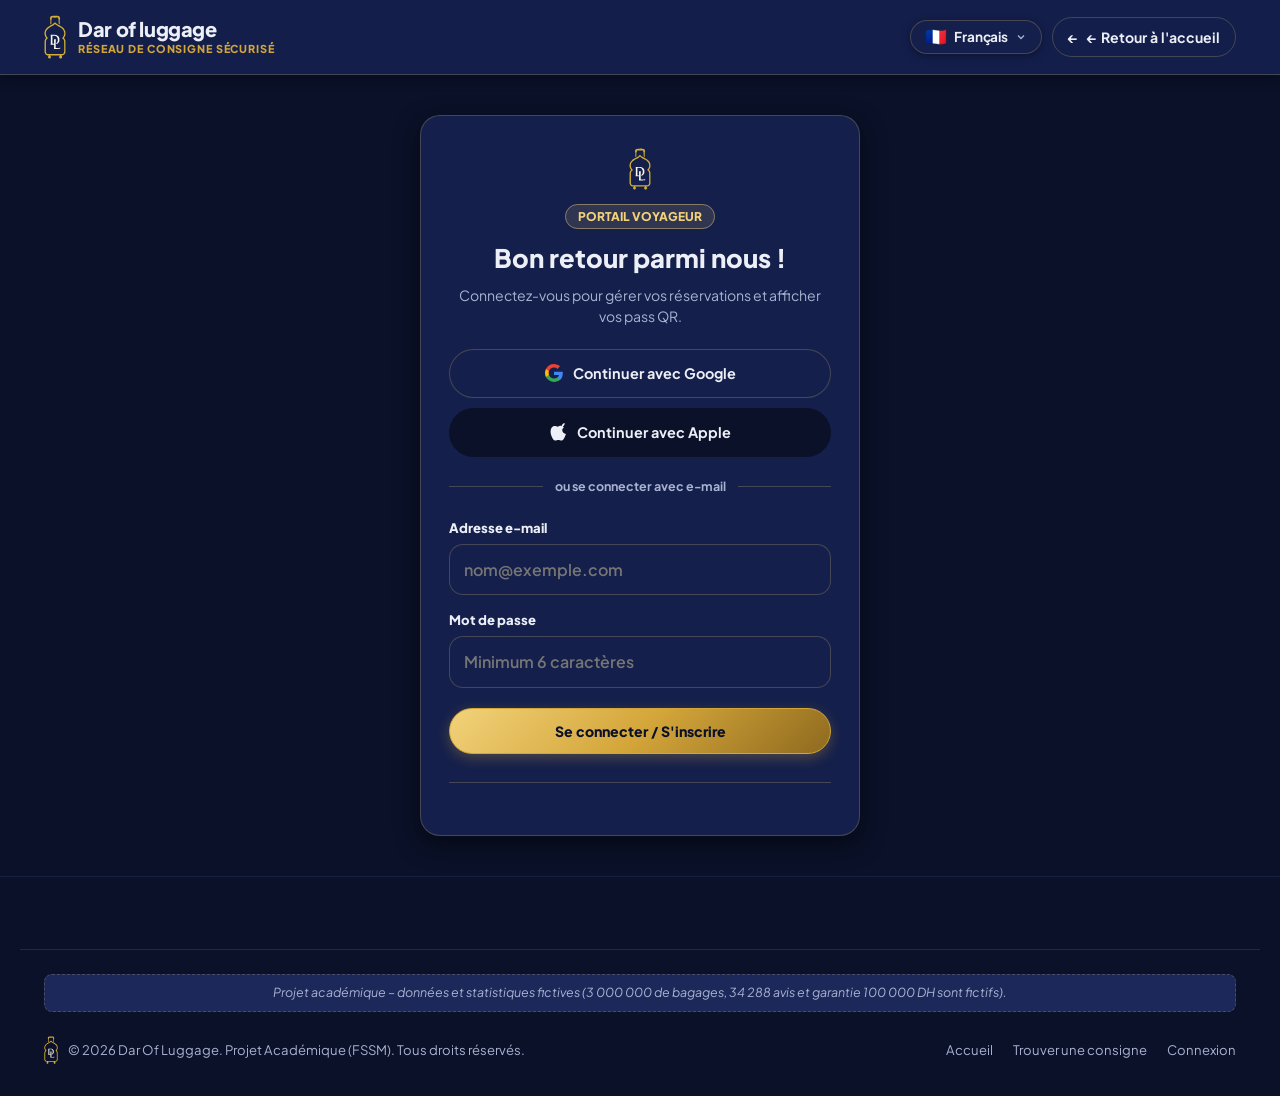
<file: login.html>
<!DOCTYPE html>
<html lang="fr" dir="ltr">
<head>
  <meta charset="UTF-8" />
  <meta name="viewport" content="width=device-width, initial-scale=1.0, viewport-fit=cover" />
  <title>Connexion / Inscription - Dar Of Luggage</title>
  <meta name="description" content="Connectez-vous à Dar Of Luggage pour accéder à vos pass de consigne, reçus de dépôt et réservations." />
  
  <!-- F.28 : Polices Cairo et Plus Jakarta Sans chargées via <link> -->
  <link rel="preconnect" href="https://fonts.googleapis.com">
  <link rel="preconnect" href="https://fonts.gstatic.com" crossorigin>
  <link href="https://fonts.googleapis.com/css2?family=Cairo:wght@400;500;600;700;800;900&family=Plus+Jakarta+Sans:wght@400;500;600;700;800;900&display=swap" rel="stylesheet">
  
  <link rel="stylesheet" href="style.css" />
  <link rel="icon" type="image/svg+xml" href="logo-gold.svg" />
  <link rel="alternate icon" type="image/png" href="logo-gold.png" />
</head>
<body>

  <!-- En-tête de la page de connexion -->
  <header class="site-header">
    <div class="container navbar">
      <a href="index.html" class="brand-logo" aria-label="Dar Of Luggage Accueil">
        <img src="logo-gold.svg" 
             alt="Dar Of Luggage Logo" 
             class="brand-logo-img auth-logo-sm" 
             width="28" 
             height="44" 
             
             onerror="this.onerror=null; this.src='logo-gold.png';" />
        <div class="brand-text">
          <span class="brand-title" data-i18n="brand_title">Dar of luggage</span>
          <span class="brand-subtitle" data-i18n="brand_subtitle">Réseau de consigne sécurisé</span>
        </div>
      </a>

      <nav class="nav-links">
        <!-- A.4 : Clé nav_home pour l'accueil -->
        <a href="index.html" class="nav-link" data-i18n="nav_home">Accueil</a>
        <a href="search.html" class="nav-link" data-i18n="nav_find_storage">Trouver une consigne</a>
        <a href="index.html#how-it-works" class="nav-link" data-i18n="nav_how_it_works">Comment ça marche</a>
      </nav>

      <div class="nav-actions">
        <!-- Sélecteur de langue -->
        <div class="lang-selector-wrapper" id="langSelectorWrapper">
          <button type="button" class="lang-selector-btn" id="langSelectorBtn" aria-haspopup="true" aria-expanded="false" aria-label="Choisir la langue">
            <span class="lang-flag" id="currentLangFlag">🇫🇷</span>
            <span class="lang-label desktop-only" id="currentLangLabel">Français</span>
            <span class="lang-code mobile-only" id="currentLangCode">FR</span>
            <svg class="lang-chevron desktop-only" width="12" height="12" viewBox="0 0 24 24" fill="none" stroke="currentColor" stroke-width="2.5"><polyline points="6 9 12 15 18 9"></polyline></svg>
          </button>
          <div class="lang-dropdown hidden" id="langDropdown" role="menu">
            <button type="button" class="lang-opt active" data-lang="fr" role="menuitem">
              <div class="lang-opt-left">
                <span class="lang-opt-flag">🇫🇷</span>
                <span class="lang-opt-name">Français</span>
              </div>
              <span class="lang-check">✓</span>
            </button>
            <button type="button" class="lang-opt" data-lang="ar" role="menuitem">
              <div class="lang-opt-left">
                <span class="lang-opt-flag">🇲🇦</span>
                <span class="lang-opt-name">العربية</span>
              </div>
              <span class="lang-check">✓</span>
            </button>
            <button type="button" class="lang-opt" data-lang="en" role="menuitem">
              <div class="lang-opt-left">
                <span class="lang-opt-flag">🇬🇧</span>
                <span class="lang-opt-name">English</span>
              </div>
              <span class="lang-check">✓</span>
            </button>
          </div>
        </div>

        <a href="index.html" class="btn-outline back-home-btn" aria-label="Retour à l'accueil">
          <span class="nav-back-icon">←</span>
          <span class="desktop-only" data-i18n="nav_back_home">Retour à l'accueil</span>
        </a>
      </div>
    </div>
  </header>

  <!-- Contenu Principal : Carte d'authentification -->
  <main class="auth-wrapper">
    <article class="auth-card">
      <div class="auth-header">
        <img src="logo-gold.svg" 
             alt="Dar Of Luggage Logo" 
             class="brand-logo-img auth-logo-lg" 
             width="32" 
             height="50" 
             
             onerror="this.onerror=null; this.src='logo-gold.png';" />
        
        <!-- A.1 : Clés de traduction du portail -->
        <span class="portal-badge" data-i18n="auth_portal_badge">
          Portail Voyageur
        </span>
        <h1 class="auth-title mt-10" data-i18n="auth_welcome">Bon retour parmi nous !</h1>
        <p class="auth-subtitle" data-i18n="auth_desc">
          Connectez-vous pour gérer vos réservations et afficher vos pass QR.
        </p>
      </div>

      <!-- Boutons d'authentification sociale (B.8) -->
      <div class="social-auth-buttons">
        <button type="button" id="loginGoogleBtn" class="btn-social">
          <svg width="18" height="18" viewBox="0 0 24 24">
            <path fill="#4285F4" d="M23.745 12.27c0-.7-.06-1.4-.19-2.07H12v4.51h6.6c-.29 1.52-1.14 2.82-2.4 3.68v3.05h3.88c2.27-2.09 3.66-5.17 3.66-9.17z"/>
            <path fill="#34A853" d="M12 24c3.24 0 5.95-1.08 7.93-2.91l-3.88-3.05c-1.08.72-2.45 1.16-4.05 1.16-3.12 0-5.77-2.1-6.72-4.93H1.25v3.15C3.26 21.36 7.35 24 12 24z"/>
            <path fill="#FBBC05" d="M5.28 14.27c-.25-.72-.38-1.49-.38-2.27s.13-1.55.38-2.27V6.58H1.25C.45 8.18 0 9.99 0 12s.45 3.82 1.25 5.42l4.03-3.15z"/>
            <path fill="#EA4335" d="M12 4.75c1.77 0 3.35.61 4.6 1.8l3.42-3.42C17.95 1.19 15.24 0 12 0 7.35 0 3.26 2.64 1.25 6.58l4.03 3.15c.95-2.83 3.6-4.98 6.72-4.98z"/>
          </svg>
          <span data-i18n="auth_google">Continuer avec Google</span>
        </button>

        <button type="button" id="loginAppleBtn" class="btn-social apple">
          <svg width="18" height="18" viewBox="0 0 170 170" fill="currentColor">
            <path d="M150.37 130.25c-2.45 5.66-5.35 10.87-8.71 15.66-4.58 6.53-8.33 11.05-11.22 13.56-4.48 4.12-9.28 6.23-14.42 6.35-3.69 0-8.14-1.05-13.32-3.18-5.19-2.12-9.97-3.17-14.34-3.17-4.58 0-9.49 1.05-14.75 3.17-5.26 2.13-9.5 3.24-12.74 3.35-4.35.13-9.16-1.9-14.42-6.08-3.69-3.04-7.69-7.85-12-14.43-6.19-9.45-11.03-20.17-14.5-32.16-3.47-11.99-5.21-23.23-5.21-33.73 0-14.78 3.59-27.13 10.77-37.05 7.18-9.92 16.29-14.97 27.33-15.15 4.8 0 10.12 1.34 15.96 4.02 5.84 2.68 9.9 4.11 12.18 4.29 1.63 0 5.89-1.53 12.77-4.58 6.88-3.05 12.56-4.43 17.04-4.14 12.62.87 22.72 5.76 30.3 14.67-11.01 6.64-16.37 15.91-16.08 27.81.29 9.36 3.86 17.25 10.71 23.67 6.85 6.42 15.01 10.02 24.48 10.8-2.18 6.53-4.8 12.98-7.86 19.34zM119.22 33.15c0-7.39 2.66-14.28 7.98-20.67 5.32-6.39 11.97-10.75 19.95-13.08.43 1.95.65 3.81.65 5.58 0 7.39-2.77 14.37-8.31 20.94-5.54 6.57-12.28 10.63-20.27 12.18z" />
          </svg>
          <span data-i18n="auth_apple">Continuer avec Apple</span>
        </button>
      </div>

      <div class="divider">
        <span data-i18n="auth_or_email">ou se connecter avec e-mail</span>
      </div>

      <!-- B.6 : Formulaire d'authentification avec validation JS -->
      <form id="loginForm" class="auth-form" novalidate>
        <div class="form-group">
          <label for="loginEmail" class="form-label" data-i18n="modal_email_label">Adresse e-mail</label>
          <input type="email" id="loginEmail" class="form-input" placeholder="nom@exemple.com" required />
          <span class="form-error" data-i18n="err_email_invalid">Veuillez entrer une adresse e-mail valide.</span>
        </div>

        <div class="form-group">
          <label for="loginPassword" class="form-label" data-i18n="auth_password">Mot de passe</label>
          <input type="password" id="loginPassword" class="form-input" placeholder="Minimum 6 caractères" required />
          <span class="form-error" data-i18n="err_password_short">Le mot de passe doit comporter au moins 6 caractères.</span>
        </div>

        <button type="submit" class="btn-primary btn-full-login">
          <span data-i18n="auth_submit">Se connecter / S'inscrire</span>
        </button>
      </form>

      <!-- B.7 : Réservations sauvegardées dans LocalStorage avec devise correcte -->
      <div class="saved-bookings" id="userSavedBookings">
      </div>
    </article>
  </main>

  <!-- Pied de page -->
  <footer class="site-footer">
    <div class="container footer-bottom">
      <div class="footer-academic-disclaimer" data-i18n="footer_academic_note">
        Projet académique – données et statistiques fictives (3 000 000 de bagages, 34 288 avis et garantie 100 000 DH sont fictifs).
      </div>
      <div class="footer-bottom-row mt-12">
        <div class="flex-center-gap-10">
          <img src="logo-gold.svg" 
               alt="Dar Of Luggage Logo" 
               class="brand-logo-img brand-logo-img-sm footer-logo-sm" 
               width="24" 
               height="36" 
               
               onerror="this.onerror=null; this.src='logo-gold.png';" />
          <p data-i18n="footer_rights">© 2026 Dar Of Luggage. Projet Académique (FSSM). Tous droits réservés.</p>
        </div>
        <div class="flex-gap-20">
          <a class="text-muted" href="index.html" data-i18n="nav_home">Accueil</a>
          <a class="text-muted" href="search.html" data-i18n="nav_find_storage">Trouver une consigne</a>
          <a class="text-muted" href="login.html" data-i18n="nav_sign_in">Mon Compte</a>
        </div>
      </div>
    </div>
  </footer>

  <div id="toastNotification" class="toast-box" role="status" aria-live="polite"></div>

  <script type="module" src="main.js"></script>
  <script>
    // B.7 : Rendu des réservations récentes avec ${b.total} sans le symbole € superflu
    document.addEventListener('DOMContentLoaded', () => {
      const container = document.getElementById('userSavedBookings');
      let savedBookings = [];
      try {
        savedBookings = JSON.parse(localStorage.getItem('dar_bookings') || '[]');
      } catch (e) {}
      
      if (container && savedBookings.length > 0) {
        container.innerHTML = `
          <h4 class="saved-bookings-title" data-i18n="auth_recent_bookings">
            Vos réservations récentes (${savedBookings.length})
          </h4>
          <div class="flex-col-gap-8">
            ${savedBookings.map(b => `
              <div class="booking-card">
                <div class="booking-line">
                  <span>${b.spotName || 'Consigne'}</span>
                  <span class="text-gold">#${b.ref}</span>
                </div>
                <div class="text-muted-mt-4">
                  ${b.city || ''} • ${b.bags} ${b.bags === 1 ? 'bagage' : 'bagages'} • ${b.total} Total
                </div>
                ${b.days ? `<div class="text-small-muted">Durée : ${b.days} ${b.days > 1 ? 'jours' : 'jour'} (${b.dropDate || ''} → ${b.pickupDate || ''})</div>` : ''}
              </div>
            `).join('')}
          </div>
        `;
      }
    });
  </script>
</body>
</html>
</file>
<file: style.css>
/* ==========================================================================
   Dar Of Luggage - Feuille de style principale (CSS3 pur)
   Projet académique : consigne à bagages sécurisée au Maroc et dans le monde
   Thème officiel académique : Bleu Nuit & Or ("Navy & Gold")
     --navy-dark:  #0A1128 (Bleu nuit très sombre - Fond principal immersif)
     --navy:       #141F4B (Bleu marine - Cartes, conteneurs, formulaires)
     --blue:       #3B5CA3 (Bleu moyen - Accents secondaires, détails)
     --gold-light: #F2D27A (Or clair - Haut du dégradé des boutons)
     --gold:       #D4A63A (Or noble - Cœur du dégradé, étoiles, highlights)
     --gold-dark:  #8F6A1F (Or profond - Base du dégradé des boutons)
     --text:       #EDEFF7 (Blanc bleuté - Contraste WCAG AAA sur fonds sombres)
     --muted:      #A9B2D0 (Bleu acier clair - Textes secondaires WCAG AA)
     --border-gold: rgba(242, 210, 122, 0.22) (Bordures dorées fines à 22% d'opacité)
   Notes de maintenance :
   - Toutes les couleurs sont dans :root. Pas de couleur écrite en dur ailleurs dans ce fichier.
   - Les !important restants sont voulus : classes utilitaires (.sr-only, .hidden), surcharges de Leaflet
     (qui impose ses propres styles) et règles du tiroir mobile de search.html.
   - Les classes tout en bas ("Classes utilitaires") remplacent les anciens style="..." du HTML.
   ========================================================================== */

/* ==========================================================================
   Variables globales du projet centralisant la palette officielle Bleu Nuit & Or
   Toutes les couleurs sont définies ici pour respecter la règle "zéro couleur en dur".
   ========================================================================== */
:root {
  /* ==========================================================================
     PALETTE ACADÉMIQUE : BLEU NUIT ET OR (Navy & Gold)
     Explication des choix pour le professeur :
     1. --navy-dark (#0A1128) : Fond principal immersif et sobre (univers nocturne & prestige).
     2. --navy (#141F4B) : Fond des cartes, conteneurs, formulaires et blocs en surélévation.
     3. --navy-light (#1C285A) : Teinte intermédiaire pour les survols (hover) et cartes secondaires.
     4. --navy-lighter (#263675) : Variante douce pour les micro-interactions et puces actives.
     5. --navy-input (#0F1738) : Fond sombre spécifique pour les champs de saisie (inputs).
     6. --navy-surface-glass : Verre acrylique translucide pour la barre supérieure et le tiroir.
     7. --navy-surface-glass-solid : Verre acrylique plus opaque pour les volets popover.
     8. --blue (#3B5CA3) : Accent secondaire pour les liens, icônes décoratives et détails.
     9. --blue-hover (#5276C7) : Teinte bleue plus vive pour garantir le contraste au survol.
     10. --blue-tint : Fond bleu doux translucide pour les étiquettes et badges discrets.
     11. --gold-light (#F2D27A) : Or clair étincelant pour la lumière haute du dégradé.
     12. --gold (#D4A63A) : Or noble médian pour les étoiles, accents majeurs et bordures actives.
     13. --gold-dark (#8F6A1F) : Or bronze profond assurant la base d'ancrage du dégradé.
     14. --gold-gradient : Dégradé doré luxueux appliqué à l'ensemble des boutons CTA.
     15. --gold-gradient-hover : Dégradé doré éclairci au survol des boutons interactifs.
     16. --gold-gradient-active : Dégradé doré condensé lors du clic utilisateur.
     17. --text (#EDEFF7) : Blanc polaire légèrement teinté de bleu, assurant un contraste WCAG AAA.
     18. --text-on-gold (#0A1128) : Texte bleu nuit foncé pour une lisibilité parfaite sur fond doré.
     19. --text-white (#FFFFFF) : Blanc pur pour pictogrammes et contrastes stricts.
     20. --muted (#A9B2D0) : Bleu acier clair pour les textes secondaires et métadonnées (contraste AA).
     21. --muted-light (#CCD3EB) : Variante plus claire pour les petits libellés techniques.
     22. --border-gold (rgba(242, 210, 122, 0.22)) : Bordure fine dorée à 22% d'opacité.
     23. --border-gold-hover (rgba(242, 210, 122, 0.45)) : Bordure dorée intensifiée au survol.
     24. --border-gold-focus (rgba(242, 210, 122, 0.70)) : Bordure dorée nette pour l'accessibilité au focus.
     25. --gold-tint (rgba(242, 210, 122, 0.12)) : Teinte dorée translucide pour badges et tags.
     26. --gold-tint-hover (rgba(242, 210, 122, 0.22)) : Teinte dorée renforcée pour les boutons secondaires.
     ========================================================================== */

  /* Variables fondamentales demandées par la consigne */
  --navy-dark: #0A1128;
  --navy: #141F4B;
  --navy-light: #1C285A;
  --navy-lighter: #263675;
  --navy-input: #0F1738;
  --navy-surface-glass: rgba(20, 31, 75, 0.94);
  --navy-surface-glass-solid: rgba(20, 31, 75, 0.98);

  --blue: #3B5CA3;
  --blue-hover: #5276C7;
  --blue-tint: rgba(59, 92, 163, 0.20);
  --blue-tint-border: rgba(59, 92, 163, 0.35);

  --gold-light: #F2D27A;
  --gold: #D4A63A;
  --gold-dark: #8F6A1F;
  --gold-tint: rgba(242, 210, 122, 0.12);
  --gold-tint-hover: rgba(242, 210, 122, 0.22);
  --gold-tint-border: rgba(242, 210, 122, 0.30);

  --text: #EDEFF7;
  --text-on-gold: #0A1128;
  --text-white: #FFFFFF;
  --muted: #A9B2D0;
  --muted-light: #CCD3EB;

  --border-gold: rgba(242, 210, 122, 0.22);
  --border-gold-hover: rgba(242, 210, 122, 0.45);
  --border-gold-focus: rgba(242, 210, 122, 0.70);

  --gold-glow: rgba(212, 166, 58, 0.30);
  --blue-glow: rgba(59, 92, 163, 0.40);

  --gold-gradient: linear-gradient(135deg, var(--gold-light) 0%, var(--gold) 50%, var(--gold-dark) 100%);
  --gold-gradient-hover: linear-gradient(135deg, #FFF0B8 0%, var(--gold-light) 50%, var(--gold) 100%);
  --gold-gradient-active: linear-gradient(135deg, var(--gold) 0%, var(--gold-dark) 100%);

  /* Couleurs de statut fonctionnel */
  --color-success: #10B981;
  --color-success-bg: rgba(16, 185, 129, 0.15);
  --color-danger: #EF4444;
  --color-danger-bg: rgba(239, 68, 68, 0.15);
  --color-warning: #F59E0B;
  --color-warning-bg: rgba(245, 158, 11, 0.15);

  /* Ombres pour le thème sombre */
  --shadow-color-sm: rgba(0, 0, 0, 0.35);
  --shadow-color-md: rgba(0, 0, 0, 0.50);
  --shadow-color-lg: rgba(0, 0, 0, 0.70);
  --shadow-color-gold: rgba(212, 166, 58, 0.30);
  --shadow-color-gold-lg: rgba(212, 166, 58, 0.45);

  --shadow-subtle: 0 4px 18px var(--shadow-color-sm);
  --shadow-card: 0 8px 24px var(--shadow-color-md);
  --shadow-hover: 0 14px 32px var(--shadow-color-lg);
  --shadow-floating: 0 20px 48px var(--shadow-color-lg);
  --shadow-gold: 0 8px 22px var(--shadow-color-gold);

  --radius-sm: 8px;
  --radius-md: 14px;
  --radius-lg: 20px;
  --radius-full: 9999px;

  --font-family: 'Plus Jakarta Sans', system-ui, -apple-system, BlinkMacSystemFont, 'Segoe UI', Roboto, sans-serif;
  --transition-fast: 0.18s ease;
  --transition-normal: 0.28s ease;
}

/* ==========================================================================
   1. Réinitialisation (Reset CSS) & Éléments de base
   ========================================================================== */

*, *::before, *::after {
  box-sizing: border-box;
  margin: 0;
  padding: 0;
}

html {
  scroll-behavior: smooth;
  font-size: 16px;
}

body {
  font-family: var(--font-family);
  background-color: var(--navy);
  color: var(--text);
  line-height: 1.6;
  -webkit-font-smoothing: antialiased;
  overflow-x: hidden;
}

a {
  color: inherit;
  text-decoration: none;
  transition: color var(--transition-fast);
}

button, input, select, textarea {
  font-family: inherit;
  font-size: inherit;
}

button {
  cursor: pointer;
  border: none;
  outline: none;
  background: none;
  transition: all var(--transition-fast);
}

img {
  max-width: 100%;
  height: auto;
  display: block;
}

.container {
  width: 100%;
  max-width: 1240px;
  margin-left: auto;
  margin-right: auto;
  padding-left: 24px;
  padding-right: 24px;
}

.sr-only {
  position: absolute !important;
  width: 1px !important;
  height: 1px !important;
  padding: 0 !important;
  margin: -1px !important;
  overflow: hidden !important;
  clip: rect(0, 0, 0, 0) !important;
  white-space: nowrap !important;
  border: 0 !important;
}

/* ==========================================================================
   2. En-tête (Header) & Logo harmonisé avec la palette du site
   Le logo SVG (.brand-logo-img) utilise les couleurs de la palette (bleu nuit et or)
   et un fond transparent : pas de filtre CSS ni de cadre blanc.
   ========================================================================== */

.site-header {
  position: sticky;
  top: 0;
  z-index: 100;
  background-color: var(--navy-surface-glass);
  backdrop-filter: blur(10px);
  -webkit-backdrop-filter: blur(10px);
  border-bottom: 1px solid var(--border-gold);
  box-shadow: 0 2px 12px var(--shadow-color-sm);
}

.navbar {
  display: flex;
  align-items: center;
  justify-content: space-between;
  gap: 16px;
  height: 74px;
}

.brand-logo {
  display: flex;
  align-items: center;
  gap: 12px;
  flex-shrink: 0;
  text-decoration: none;
}

/* Logo de marque au format SVG transparent haute définition */
.brand-logo-img {
  height: 42px;
  width: auto;
  max-height: 42px;
  object-fit: contain;
  display: block;
  transition: transform var(--transition-fast);
}

.brand-logo:hover .brand-logo-img {
  transform: scale(1.05);
}

.brand-text {
  display: flex;
  flex-direction: column;
  white-space: nowrap;
}

.brand-title {
  font-size: 1.25rem;
  font-weight: 900;
  color: var(--text);
  letter-spacing: -0.02em;
  line-height: 1.15;
}

.brand-subtitle {
  font-size: 0.68rem;
  font-weight: 800;
  text-transform: uppercase;
  letter-spacing: 0.08em;
  color: var(--gold);
}

.nav-links {
  display: flex;
  align-items: center;
  gap: 18px;
  min-width: 0;
}

.nav-link {
  font-size: 0.90rem;
  font-weight: 600;
  color: var(--text);
  position: relative;
  padding: 6px 0;
  white-space: nowrap;
}

.nav-link:hover, .nav-link.active {
  color: var(--gold);
}

.nav-link::after {
  content: '';
  position: absolute;
  bottom: 0;
  left: 0;
  width: 0%;
  height: 2px;
  background-color: var(--gold);
  transition: width var(--transition-fast);
}

.nav-link:hover::after, .nav-link.active::after {
  width: 100%;
}

.nav-actions {
  display: flex;
  align-items: center;
  gap: 10px;
  flex-shrink: 0;
}

.btn-primary {
  display: inline-flex;
  align-items: center;
  gap: 8px;
  background: var(--gold-gradient);
  color: var(--text-on-gold);
  font-size: 0.88rem;
  font-weight: 800;
  padding: 10px 18px;
  border-radius: var(--radius-full);
  box-shadow: 0 4px 14px var(--shadow-color-gold);
  transition: all var(--transition-fast);
  white-space: nowrap;
  flex-shrink: 0;
  border: 1px solid var(--gold);
}

.btn-primary:hover {
  background: var(--gold-gradient-hover);
  color: var(--text-on-gold);
  transform: translateY(-1px);
  box-shadow: 0 6px 20px var(--shadow-color-gold-lg);
}

.btn-outline {
  display: inline-flex;
  align-items: center;
  gap: 8px;
  background-color: transparent;
  color: var(--text);
  font-size: 0.88rem;
  font-weight: 700;
  padding: 8px 15px;
  border-radius: var(--radius-full);
  border: 1.5px solid var(--border-gold);
  transition: all var(--transition-fast);
  white-space: nowrap;
  flex-shrink: 0;
}

.btn-outline:hover {
  border-color: var(--gold);
  background-color: var(--gold-tint);
  color: var(--gold-light);
}

.mobile-menu-btn {
  display: none;
  align-items: center;
  justify-content: center;
  width: 42px;
  height: 42px;
  border-radius: var(--radius-md);
  border: 1px solid var(--border-gold);
  color: var(--text);
  background: var(--navy);
}

.mobile-nav {
  display: none;
  flex-direction: column;
  padding: 16px 24px 24px;
  background: var(--navy);
  border-bottom: 1px solid var(--border-gold);
  gap: 12px;
}

.mobile-nav.open {
  display: flex;
}

.mobile-nav-link {
  font-size: 1rem;
  font-weight: 700;
  color: var(--text);
  padding: 8px 0;
  border-bottom: 1px solid var(--border-gold);
}

/* ==========================================================================
   3. Hero Carte Interactive (Accueil) & Formulaire Flottant Nannybag
   ========================================================================== */

.hero-map-section {
  position: relative;
  width: 100%;
  min-height: calc(100vh - 80px);
  min-height: calc(100dvh - 80px);
  display: flex;
  align-items: center;
  justify-content: center;
  overflow: hidden;
}

/* Fond du hero : motif zellige marocain (étoiles à 8 branches) dessiné en SVG,
   avec deux lueurs (or en haut à droite, bleu en bas à gauche) sur un dégradé bleu nuit.
   Les couches sont empilées : la première déclarée est celle qui est au-dessus. */
.hero-bg {
  position: absolute;
  inset: 0;
  z-index: 1;
  background-color: var(--navy-dark);
  background-image:
    radial-gradient(60% 70% at 88% 8%, var(--gold-glow), transparent 70%),
    radial-gradient(55% 60% at 8% 96%, var(--blue-glow), transparent 70%),
    linear-gradient(160deg, var(--navy) 0%, var(--navy-dark) 75%);
}

/* Le motif est sur une couche à part pour pouvoir l'estomper au centre (derrière la carte) avec un masque */
.hero-bg::before {
  content: "";
  position: absolute;
  inset: 0;
  background: url("images/zellige.svg") center top / 110px 110px repeat;
  -webkit-mask-image: radial-gradient(ellipse 60% 70% at 50% 50%, transparent 25%, #000 100%);
  mask-image: radial-gradient(ellipse 60% 70% at 50% 50%, transparent 25%, #000 100%);
}

/* Le bas du hero se fond dans la couleur de la section suivante */
.hero-bg::after {
  content: "";
  position: absolute;
  inset: 0;
  background: linear-gradient(to bottom, transparent 70%, var(--navy-dark) 100%);
}

.hero-overlay-container {
  position: relative;
  z-index: 10;
  width: 100%;
  max-width: 520px;
  padding: 20px;
  display: flex;
  justify-content: center;
}

.floating-booking-card.nanny-style {
  width: 100%;
  background: var(--navy-surface-glass);
  backdrop-filter: blur(16px);
  -webkit-backdrop-filter: blur(16px);
  border: 1.5px solid var(--border-gold-hover);
  border-radius: 28px;
  padding: 32px 28px;
  box-shadow: 0 20px 50px var(--shadow-color-md);
  text-align: center;
  transition: transform 0.3s ease, box-shadow 0.3s ease;
}

.floating-booking-card.nanny-style:hover {
  transform: translateY(-2px);
  box-shadow: 0 24px 60px var(--shadow-color-lg);
  border-color: var(--gold);
}

.hero-pill-badge {
  display: inline-flex;
  align-items: center;
  gap: 6px;
  background: var(--gold-tint);
  border: 1px solid var(--border-gold-hover);
  padding: 6px 14px;
  border-radius: var(--radius-full);
  font-size: 0.82rem;
  font-weight: 800;
  color: var(--gold);
  margin-bottom: 16px;
}

.hero-title {
  font-size: 1.85rem;
  font-weight: 800;
  color: var(--text);
  letter-spacing: -0.02em;
  line-height: 1.25;
  margin-bottom: 6px;
}

.hero-subtitle {
  font-size: 0.95rem;
  color: var(--muted);
  margin-bottom: 24px;
}

.hero-form-nanny {
  display: flex;
  flex-direction: column;
  gap: 12px;
}

.form-pill-field {
  display: flex;
  align-items: center;
  gap: 12px;
  background: var(--navy);
  border: 1.5px solid var(--border-gold);
  border-radius: var(--radius-full);
  padding: 10px 20px;
  text-align: left;
  cursor: pointer;
  transition: all 0.2s ease;
  box-shadow: 0 2px 6px var(--shadow-color-sm);
}

.form-pill-field:hover,
.form-pill-field:focus-within {
  border-color: var(--gold);
  box-shadow: 0 4px 14px var(--border-gold);
}

.form-pill-field .field-icon {
  width: 20px;
  height: 20px;
  stroke: var(--gold);
  flex-shrink: 0;
}

.form-pill-field .field-info {
  display: flex;
  flex-direction: column;
  flex-grow: 1;
}

.form-pill-field .field-label {
  font-size: 0.72rem;
  text-transform: uppercase;
  letter-spacing: 0.05em;
  font-weight: 700;
  color: var(--muted);
}

.form-pill-field .field-value {
  border: none;
  background: transparent;
  outline: none;
  font-size: 0.92rem;
  font-weight: 700;
  color: var(--text);
  padding: 0;
  width: 100%;
  cursor: pointer;
}

/* F.26 : Style pour le compteur de bagages dans la barre de recherche */
.counter-control-small {
  display: flex;
  align-items: center;
  gap: 6px;
  background: var(--navy-dark);
  border: 1px solid var(--border-gold);
  border-radius: var(--radius-full);
  padding: 2px 6px;
}

.counter-step-btn {
  width: 24px;
  height: 24px;
  border-radius: 50%;
  background: var(--navy-light);
  border: 1px solid var(--border-gold);
  color: var(--gold);
  font-weight: 800;
  font-size: 0.85rem;
  display: flex;
  align-items: center;
  justify-content: center;
  cursor: pointer;
  transition: all var(--transition-fast);
}

.counter-step-btn:hover {
  background: var(--gold-gradient);
  color: var(--text-on-gold);
  border-color: var(--gold);
}

.counter-num {
  font-size: 0.9rem;
  font-weight: 800;
  color: var(--text);
  min-width: 18px;
  text-align: center;
}

.hero-cta-btn {
  display: flex;
  align-items: center;
  justify-content: center;
  gap: 10px;
  background: var(--gold-gradient);
  color: var(--text-on-gold);
  border: none;
  border-radius: var(--radius-full);
  padding: 16px 24px;
  font-size: 1.05rem;
  font-weight: 800;
  cursor: pointer;
  margin-top: 8px;
  transition: all 0.2s ease;
  box-shadow: 0 8px 24px var(--shadow-color-gold);
  width: 100%;
}

.hero-cta-btn:hover {
  background: var(--gold-gradient-hover);
  color: var(--text-on-gold);
  transform: translateY(-2px);
  box-shadow: 0 12px 28px var(--shadow-color-gold-lg);
}

/* F.26 : Badges de confiance sous le formulaire */
.hero-trust-row {
  display: flex;
  align-items: center;
  justify-content: center;
  gap: 12px;
  margin-top: 18px;
  flex-wrap: wrap;
}

.trust-item {
  font-size: 0.80rem;
  font-weight: 700;
  color: var(--muted-light);
  background: var(--gold-tint);
  border: 1px solid var(--border-gold);
  padding: 4px 10px;
  border-radius: var(--radius-full);
  white-space: nowrap;
}

/* ==========================================================================
   4. Sections d'Accueil (Étapes, Avantages, Villes, Avis, FAQ)
   ========================================================================== */

.section {
  padding: 80px 0;
}

.section-slate {
  background-color: var(--navy-dark);
}

.section-header {
  text-align: center;
  max-width: 680px;
  margin: 0 auto 52px;
}

.section-tag {
  display: inline-block;
  font-size: 0.78rem;
  font-weight: 800;
  text-transform: uppercase;
  letter-spacing: 0.1em;
  color: var(--gold);
  background-color: var(--gold-tint);
  border: 1px solid var(--border-gold);
  padding: 5px 14px;
  border-radius: var(--radius-full);
  margin-bottom: 12px;
}

.section-title {
  font-size: clamp(1.75rem, 3.6vw, 2.3rem);
  font-weight: 800;
  color: var(--text);
  letter-spacing: -0.02em;
  line-height: 1.2;
  margin-bottom: 14px;
}

.section-desc {
  font-size: 1.05rem;
  color: var(--text);
  line-height: 1.6;
}

.steps-grid {
  display: grid;
  grid-template-columns: repeat(3, 1fr);
  gap: 28px;
}

.step-card {
  background: var(--navy);
  border: 1px solid var(--border-gold);
  border-radius: var(--radius-lg);
  padding: 32px 28px;
  display: flex;
  flex-direction: column;
  gap: 20px;
  box-shadow: var(--shadow-subtle);
  transition: all var(--transition-normal);
}

.step-card:hover {
  transform: translateY(-4px);
  box-shadow: 0 10px 28px var(--gold-tint-hover);
  border-color: var(--gold);
}

/* F.26 : Style pour step-icon-box et step-body */
.step-icon-box {
  display: flex;
  align-items: center;
  justify-content: space-between;
  margin-bottom: 4px;
}

.step-number {
  font-size: 2.2rem;
  font-weight: 900;
  color: var(--gold);
  letter-spacing: -0.03em;
  line-height: 1;
}

.step-body {
  display: flex;
  flex-direction: column;
  gap: 8px;
}

.step-title {
  font-size: 1.25rem;
  font-weight: 800;
  color: var(--text);
  margin-bottom: 4px;
  line-height: 1.3;
}

.step-text {
  font-size: 0.94rem;
  color: var(--text);
  line-height: 1.6;
}

.step-preview {
  margin-top: auto;
  background: var(--navy-dark);
  border-radius: var(--radius-md);
  padding: 12px 14px;
  border: 1px solid var(--border-gold);
}

.preview-tag {
  display: inline-block;
  font-size: 0.68rem;
  font-weight: 800;
  text-transform: uppercase;
  color: var(--gold-light);
  background: var(--gold-tint);
  padding: 2px 8px;
  border-radius: var(--radius-full);
  margin-bottom: 6px;
  border: 1px solid var(--border-gold);
}

.preview-title {
  font-size: 0.88rem;
  font-weight: 800;
  color: var(--text);
}

.preview-sub {
  font-size: 0.78rem;
  color: var(--muted);
  margin-top: 2px;
}

/* Section Avantages / Garanties */
.benefits-layout {
  display: grid;
  grid-template-columns: 1fr 1.2fr;
  gap: 36px;
  align-items: center;
}

.benefits-feature-card {
  background: linear-gradient(145deg, var(--navy) 0%, var(--navy-dark) 100%);
  color: var(--text);
  border-radius: var(--radius-lg);
  padding: 40px 36px;
  display: flex;
  flex-direction: column;
  justify-content: space-between;
  gap: 28px;
  box-shadow: var(--shadow-card);
  border: 1px solid var(--border-gold);
}

.feature-badge {
  display: inline-block;
  font-size: 0.76rem;
  font-weight: 800;
  text-transform: uppercase;
  letter-spacing: 0.08em;
  color: var(--text-on-gold);
  background: var(--gold);
  padding: 5px 12px;
  border-radius: var(--radius-full);
  margin-bottom: 14px;
}

.feature-heading {
  font-size: 1.7rem;
  font-weight: 900;
  color: var(--text);
  line-height: 1.25;
  margin-bottom: 12px;
}

.feature-list {
  list-style: none;
  margin-top: 20px;
  display: flex;
  flex-direction: column;
  gap: 12px;
}

.feature-item {
  font-size: 0.94rem;
  font-weight: 600;
  color: var(--muted-light);
  display: flex;
  align-items: center;
  gap: 10px;
}

.stats-row {
  display: flex;
  gap: 32px;
  border-top: 1px solid var(--border-gold);
  padding-top: 20px;
}

.stat-label {
  display: block;
  font-size: 0.75rem;
  text-transform: uppercase;
  color: var(--muted);
  font-weight: 700;
}

.stat-number {
  font-size: 1.6rem;
  font-weight: 900;
  color: var(--gold);
}

.benefits-accordion-group {
  display: flex;
  flex-direction: column;
  gap: 16px;
}

.accordion-card {
  background: var(--navy);
  border: 1px solid var(--border-gold);
  border-radius: var(--radius-md);
  overflow: hidden;
  transition: all var(--transition-fast);
}

.accordion-card.active {
  border-color: var(--gold);
  box-shadow: 0 4px 18px var(--gold-tint);
}

.accordion-header {
  padding: 20px 24px;
  font-size: 1.05rem;
  font-weight: 800;
  color: var(--text);
  cursor: pointer;
  display: flex;
  align-items: center;
  justify-content: space-between;
  user-select: none;
}

.accordion-arrow {
  font-size: 0.85rem;
  color: var(--text);
  transition: transform var(--transition-fast);
}

.accordion-card.active .accordion-arrow {
  transform: rotate(180deg);
  color: var(--gold);
}

.accordion-body {
  padding: 0 24px 20px;
  font-size: 0.95rem;
  color: var(--text);
  line-height: 1.6;
  display: none;
}

.accordion-card.active .accordion-body {
  display: block;
}

/* Grille des Villes (Maroc & Monde) - 5 cartes équilibrées (3 sur la 1ère ligne, 2 centrées sur la 2ème ligne) */
.cities-grid {
  display: grid;
  grid-template-columns: repeat(6, 1fr);
  gap: 24px;
}

.city-card {
  grid-column: span 2;
  position: relative;
  height: 280px;
  border-radius: var(--radius-lg);
  overflow: hidden;
  box-shadow: var(--shadow-subtle);
  border: 1px solid var(--border-gold);
  cursor: pointer;
  background-color: var(--navy);
  transition: transform 0.25s ease, box-shadow 0.25s ease;
}

.city-card:hover {
  transform: translateY(-4px);
  box-shadow: 0 12px 28px var(--shadow-color-lg);
}

/* Centrage équilibré de la 2ème ligne (Tanger & Agadir) sur grand écran */
@media (min-width: 992px) {
  .cities-grid > .city-card:nth-child(1),
  .cities-grid > .city-card:nth-child(2),
  .cities-grid > .city-card:nth-child(3) {
    grid-column: span 2;
  }
  .cities-grid > .city-card:nth-child(4) {
    grid-column: 2 / span 2; /* Centré : colonnes 2 et 3 */
  }
  .cities-grid > .city-card:nth-child(5) {
    grid-column: 4 / span 2; /* Centré : colonnes 4 et 5 */
  }
}

/* Écrans moyens / tablettes (2 par ligne, dernière carte centrée) */
@media (max-width: 991px) and (min-width: 641px) {
  .cities-grid {
    grid-template-columns: repeat(2, 1fr);
  }
  .cities-grid > .city-card {
    grid-column: span 1;
  }
  .cities-grid > .city-card:nth-child(5) {
    grid-column: 1 / -1;
    max-width: 440px;
    margin: 0 auto;
    width: 100%;
  }
}

/* Mobiles (1 par ligne) */
@media (max-width: 640px) {
  .cities-grid {
    grid-template-columns: 1fr;
  }
  .cities-grid > .city-card {
    grid-column: auto;
  }
}

.city-image {
  position: absolute;
  inset: 0;
  width: 100%;
  height: 100%;
  object-fit: cover;
  object-position: center;
  z-index: 1;
  transition: transform 0.4s ease;
}

/* Cadrage précis centré sur le sujet principal pour chaque photo */
.city-img-marrakech {
  object-position: center 38%; /* Met en valeur l'animation de Jemaa el-Fna et le minaret de la Koutoubia */
}

.city-img-casablanca {
  object-position: center 48%; /* Vue aérienne de la mosquée Hassan II au-dessus de l'océan */
}

.city-img-dakhla {
  object-position: center 42%; /* Met en avant la grande dune de sable et le lagon */
}

.city-img-tanger {
  object-position: center 45%; /* Met en avant la baie turquoise, la médina blanche et le port */
}

.city-img-agadir {
  object-position: center 54%; /* Met en valeur les yachts de la marina et la colline illuminée d'Agadir Oufella */
}

.city-card:hover .city-image {
  transform: scale(1.05);
}

.city-overlay {
  position: absolute;
  inset: 0;
  width: 100%;
  height: 100%;
  background: linear-gradient(180deg, var(--shadow-color-sm) 0%, var(--shadow-color-lg) 40%, var(--shadow-color-lg) 100%);
  display: flex;
  flex-direction: column;
  justify-content: flex-end;
  padding: 24px;
  color: var(--text);
  z-index: 2;
  pointer-events: none;
}

.city-content,
.city-action-btn {
  pointer-events: auto;
  position: relative;
  z-index: 3;
}

.city-country {
  font-size: 0.76rem;
  font-weight: 800;
  text-transform: uppercase;
  letter-spacing: 0.08em;
  color: var(--gold);
}

.city-name {
  font-size: 1.5rem;
  font-weight: 900;
  color: var(--text);
  margin: 2px 0 4px;
}

.city-spots {
  font-size: 0.84rem;
  color: var(--border-gold);
  margin-bottom: 12px;
}

.city-action-btn {
  display: inline-flex;
  align-items: center;
  font-size: 0.85rem;
  font-weight: 800;
  color: var(--text-on-gold);
  background: var(--gold);
  border: 1px solid var(--border-gold);
  padding: 7px 16px;
  border-radius: var(--radius-full);
  align-self: flex-start;
  transition: all 0.2s ease;
  box-shadow: 0 4px 12px var(--shadow-color-md);
}

.city-card:hover .city-action-btn {
  background: var(--navy);
  color: var(--gold-light);
  box-shadow: 0 6px 18px var(--shadow-color-gold);
}

/* Slider de témoignages */
.testimonials-wrapper {
  position: relative;
  overflow: hidden;
  padding-bottom: 10px;
}

.testimonials-track {
  display: flex;
  gap: 24px;
  transition: transform 0.35s ease;
}

.testimonial-card {
  flex: 0 0 calc(33.333% - 16px);
  background: var(--navy);
  border: 1px solid var(--border-gold);
  border-radius: var(--radius-lg);
  padding: 28px 24px;
  display: flex;
  flex-direction: column;
  justify-content: space-between;
  gap: 20px;
  box-shadow: var(--shadow-subtle);
  transition: border-color var(--transition-fast), box-shadow var(--transition-fast);
}

.testimonial-card:hover {
  border-color: var(--shadow-color-gold);
  box-shadow: 0 8px 24px var(--shadow-color-sm);
}

.testimonial-header {
  display: flex;
  justify-content: space-between;
  align-items: center;
  margin-bottom: 14px;
}

.reviewer-meta {
  display: flex;
  align-items: center;
  gap: 12px;
}

.reviewer-avatar {
  width: 42px;
  height: 42px;
  border-radius: 50%;
  background: var(--gold-tint);
  color: var(--gold);
  border: 1px solid var(--border-gold);
  font-weight: 800;
  display: flex;
  align-items: center;
  justify-content: center;
  font-size: 0.9rem;
}

.reviewer-name {
  font-size: 0.95rem;
  font-weight: 800;
  color: var(--text);
}

.reviewer-city {
  font-size: 0.78rem;
  color: var(--muted);
}

.star-rating {
  color: var(--gold);
  font-size: 0.9rem;
  letter-spacing: 2px;
}

.testimonial-quote {
  font-size: 0.92rem;
  color: var(--text);
  line-height: 1.6;
}

.testimonial-footer {
  font-size: 0.78rem;
  font-weight: 700;
  color: var(--gold);
  display: flex;
  align-items: center;
  gap: 4px;
  border-top: 1px solid var(--border-gold);
  padding-top: 12px;
}

.slider-controls {
  display: flex;
  justify-content: center;
  gap: 12px;
  margin-top: 32px;
}

.slider-btn {
  width: 44px;
  height: 44px;
  border-radius: 50%;
  background: var(--navy);
  border: 1px solid var(--border-gold);
  color: var(--text);
  font-size: 1.1rem;
  display: flex;
  align-items: center;
  justify-content: center;
  box-shadow: 0 2px 8px var(--shadow-color-sm);
  transition: all var(--transition-fast);
}

.slider-btn:hover {
  background: var(--gold);
  color: var(--text-on-gold);
  border-color: var(--gold);
  box-shadow: 0 4px 14px var(--border-gold-hover);
}

.slider-btn:disabled {
  opacity: 0.4;
  cursor: not-allowed;
}

/* FAQ */
.faq-container {
  max-width: 820px;
  margin: 0 auto;
  display: flex;
  flex-direction: column;
  gap: 14px;
}

.faq-item {
  background: var(--navy);
  border: 1px solid var(--border-gold);
  border-radius: var(--radius-md);
  padding: 18px 22px;
  transition: all var(--transition-fast);
}

.faq-item[open] {
  border-color: var(--gold);
  box-shadow: 0 4px 16px var(--blue-tint);
}

.faq-question {
  display: flex;
  align-items: center;
  justify-content: space-between;
  font-size: 1.05rem;
  font-weight: 800;
  color: var(--text);
  cursor: pointer;
  list-style: none;
}

.faq-question::-webkit-details-marker {
  display: none;
}

.faq-answer {
  margin-top: 14px;
  font-size: 0.95rem;
  line-height: 1.65;
  color: var(--text);
  border-top: 1px solid var(--border-gold);
  padding-top: 14px;
}

/* ==========================================================================
   5. Pied de page (Footer) avec mention académique obligatoire
   ========================================================================== */

.site-footer {
  background: var(--navy-dark);
  color: var(--border-gold);
  padding: 72px 0 32px;
  border-top: 1px solid var(--blue-tint);
}

.footer-top {
  display: grid;
  grid-template-columns: 2fr 1fr 1fr 1fr;
  gap: 40px;
  margin-bottom: 50px;
}

.footer-brand .brand-logo-img-sm {
  height: 38px;
  width: auto;
  object-fit: contain;
  display: block;
}

.footer-brand .brand-title {
  color: var(--text);
}

.footer-text {
  font-size: 0.88rem;
  line-height: 1.6;
  margin-top: 12px;
  max-width: 320px;
  color: var(--muted);
}

.footer-title {
  font-size: 0.95rem;
  font-weight: 800;
  color: var(--text);
  margin-bottom: 16px;
  text-transform: uppercase;
  letter-spacing: 0.05em;
}

.footer-links {
  list-style: none;
  display: flex;
  flex-direction: column;
  gap: 10px;
}

.footer-link {
  font-size: 0.88rem;
  color: var(--muted);
  transition: color var(--transition-fast);
}

.footer-link:hover {
  color: var(--gold-tint);
}

.footer-bottom {
  border-top: 1px solid var(--navy-light);
  padding-top: 24px;
  display: flex;
  flex-direction: column;
  gap: 12px;
  font-size: 0.82rem;
  color: var(--muted);
}

.footer-bottom-row {
  display: flex;
  justify-content: space-between;
  align-items: center;
  flex-wrap: wrap;
  gap: 16px;
}

.footer-academic-disclaimer {
  font-size: 0.78rem;
  color: var(--muted);
  font-style: italic;
  text-align: center;
  padding: 8px 12px;
  background: var(--navy-light);
  border-radius: var(--radius-sm);
  border: 1px dashed var(--border-gold);
}

/* ==========================================================================
   6. Modals (Lieux & Réservation avec QR Code dynamique)
   ========================================================================== */

.modal-overlay {
  position: fixed;
  top: 0;
  left: 0;
  width: 100%;
  max-width: 100vw;
  height: 100vh;
  height: 100dvh;
  background: var(--shadow-color-lg);
  backdrop-filter: blur(8px);
  -webkit-backdrop-filter: blur(8px);
  z-index: 2000;
  display: none;
  align-items: center;
  justify-content: center;
  padding: 20px;
}

.modal-overlay.open {
  display: flex;
}

.modal-card {
  position: relative;
  background: var(--navy);
  width: 100%;
  max-width: 480px;
  border-radius: var(--radius-lg);
  padding: 28px 24px;
  box-shadow: var(--shadow-floating);
  max-height: 90vh;
  max-height: 90dvh;
  overflow-y: auto;
  animation: modal-pop 0.25s cubic-bezier(0.16, 1, 0.3, 1);
}

@keyframes modal-pop {
  from { opacity: 0; transform: scale(0.95) translateY(10px); }
  to { opacity: 1; transform: scale(1) translateY(0); }
}

.modal-close-btn {
  position: absolute;
  top: 18px;
  right: 18px;
  width: 32px;
  height: 32px;
  border-radius: 50%;
  background: var(--navy-dark);
  color: var(--text);
  font-size: 1.4rem;
  line-height: 1;
  display: flex;
  align-items: center;
  justify-content: center;
  border: 1px solid var(--border-gold);
  z-index: 10;
  cursor: pointer;
  transition: all var(--transition-fast);
}

.modal-close-btn:hover {
  background: var(--text);
  color: var(--text);
}

/* F.26 : Classes de la modal de recherche des villes */
.modal-cities-list {
  margin-top: 16px;
}

.modal-section-label {
  font-size: 0.8rem;
  font-weight: 800;
  color: var(--muted);
  text-transform: uppercase;
  letter-spacing: 0.05em;
  margin-bottom: 12px;
}

.modal-cities-chips {
  display: flex;
  flex-wrap: wrap;
  gap: 8px;
}

.modal-city-chip {
  background: var(--navy-dark);
  border: 1px solid var(--border-gold);
  border-radius: var(--radius-full);
  padding: 8px 14px;
  font-size: 0.86rem;
  font-weight: 700;
  color: var(--text);
  display: inline-flex;
  align-items: center;
  gap: 6px;
  cursor: pointer;
  transition: all var(--transition-fast);
}

.modal-city-chip:hover {
  background: var(--gold-tint);
  border-color: var(--gold);
  color: var(--gold);
  transform: translateY(-1px);
}

/* Modal de Réservation : résumé et champs */
.price-summary-box {
  background: var(--navy-dark);
  border-radius: var(--radius-md);
  border: 1px solid var(--border-gold);
  padding: 14px 16px;
  margin-bottom: 18px;
  display: flex;
  flex-direction: column;
  gap: 8px;
}

.bag-counter-box {
  display: flex;
  justify-content: space-between;
  align-items: center;
  gap: 12px;
  background: var(--navy-dark);
  padding: 14px 18px;
  border-radius: 12px;
  border: 1px solid var(--border-gold);
  margin-bottom: 16px;
}

.counter-control {
  display: flex;
  align-items: center;
  gap: 14px;
}

.counter-btn {
  width: 32px;
  height: 32px;
  border-radius: 50%;
  border: 1.5px solid var(--border-gold);
  background: var(--navy-light);
  color: var(--gold);
  font-size: 1.1rem;
  font-weight: 800;
  line-height: 1;
  cursor: pointer;
  display: flex;
  align-items: center;
  justify-content: center;
  transition: all var(--transition-fast);
}

.counter-btn:hover {
  background: var(--gold-gradient);
  color: var(--text-on-gold);
  border-color: var(--gold);
}

.price-row {
  display: flex;
  justify-content: space-between;
  font-size: 0.88rem;
  color: var(--text);
}

.price-total {
  border-top: 1px dashed var(--border-gold);
  padding-top: 10px;
  margin-top: 2px;
  font-size: 1.05rem;
  font-weight: 900;
  color: var(--text);
}

.spot-type-tag {
  display: inline-block;
  font-size: 0.7rem;
  font-weight: 800;
  text-transform: uppercase;
  letter-spacing: 0.04em;
  color: var(--text);
  background: var(--navy-dark);
  border: 1px solid var(--border-gold);
  padding: 3px 10px;
  border-radius: var(--radius-full);
}

/* E.25 : Conteneur pour le vrai QR code généré par qrcode.js */
#qrcodeBox {
  display: flex;
  align-items: center;
  justify-content: center;
  margin: 12px auto;
  padding: 12px;
  background: var(--navy);
  border-radius: 12px;
  border: 1px solid var(--border-gold);
  width: 140px;
  height: 140px;
  box-shadow: 0 4px 12px var(--shadow-color-sm);
}

#qrcodeBox img, #qrcodeBox canvas {
  width: 100% !important;
  height: 100% !important;
  display: block;
}

/* ==========================================================================
   7. Page de recherche (search.html) avec carte Leaflet plein écran
   C.16 : .fullscreen-map remplace .fullscreen-iframe avec z-index: 1
   ========================================================================== */

body.search-page-body {
  margin: 0;
  padding: 0;
  height: 100vh;
  height: 100dvh;
  width: 100%;
  max-width: 100vw;
  overflow: hidden;
  font-family: var(--font-family);
  background-color: var(--navy-dark);
}

.map-viewport {
  position: relative;
  width: 100%;
  max-width: 100vw;
  height: 100vh;
  height: 100dvh;
}

/* C.16 : Carte Leaflet occupant tout l'écran avec z-index: 1 */
.fullscreen-map {
  width: 100%;
  height: 100%;
  z-index: 1;
}

/* Barre supérieure flottante (z-index supérieur à la carte) */
.nanny-top-bar {
  position: absolute;
  top: 16px;
  left: 20px;
  right: 20px;
  z-index: 1010;
  display: flex;
  justify-content: space-between;
  align-items: center;
  pointer-events: none;
}

.search-nav-left {
  display: flex;
  align-items: center;
  gap: 12px;
  pointer-events: auto;
}

.search-brand-pill {
  display: flex;
  align-items: center;
  gap: 8px;
  background: var(--navy);
  border: 1px solid var(--border-gold);
  border-radius: var(--radius-full);
  padding: 7px 16px;
  box-shadow: 0 4px 15px var(--shadow-color-sm);
  font-weight: 800;
  font-size: 0.9rem;
  color: var(--text);
}

.search-brand-pill:hover {
  border-color: var(--text);
}

.pill-group {
  display: flex;
  align-items: center;
  gap: 8px;
  pointer-events: auto;
}

.nanny-pill {
  display: flex;
  align-items: center;
  gap: 8px;
  background: var(--navy-surface-glass);
  backdrop-filter: blur(8px);
  -webkit-backdrop-filter: blur(8px);
  border: 1.5px solid var(--border-gold);
  border-radius: var(--radius-full);
  padding: 10px 18px;
  font-size: 0.9rem;
  font-weight: 700;
  color: var(--text);
  cursor: pointer;
  box-shadow: 0 4px 15px var(--shadow-color-sm);
  transition: all 0.2s ease;
}

.nanny-pill:hover,
.nanny-pill.active {
  background: var(--navy);
  border-color: var(--gold);
  box-shadow: 0 6px 20px var(--border-gold);
}

.arrow-down {
  font-size: 0.75rem;
  color: var(--gold);
  margin-left: 2px;
}

.top-bar-right {
  display: flex;
  align-items: center;
  gap: 10px;
  pointer-events: auto;
}

.menu-btn {
  background: var(--navy);
  border: 1.5px solid var(--border-gold);
  border-radius: var(--radius-full);
  padding: 8px 14px;
  font-weight: 800;
  font-size: 0.88rem;
  color: var(--text);
  cursor: pointer;
  box-shadow: 0 4px 12px var(--shadow-color-sm);
  transition: all var(--transition-fast);
}

.menu-btn:hover {
  border-color: var(--gold);
  color: var(--gold);
}

/* Panneau déroulant de localisation */
.location-popover-panel {
  position: absolute;
  top: 72px;
  left: 20px;
  z-index: 1020;
  width: 340px;
  max-width: calc(100vw - 24px);
  max-height: calc(100vh - 100px);
  max-height: calc(100dvh - 100px);
  background: var(--navy);
  border-radius: var(--radius-lg);
  padding: 18px;
  box-shadow: 0 15px 40px var(--shadow-color-lg);
  border: 1px solid var(--border-gold);
  overflow-y: auto;
  transition: opacity 0.25s ease, transform 0.25s ease, visibility 0.25s ease;
}

.location-popover-panel.hidden {
  opacity: 0;
  transform: translateY(-10px);
  pointer-events: none;
  visibility: hidden;
}

.panel-search-box {
  display: flex;
  align-items: center;
  gap: 10px;
  background: var(--navy-dark);
  border: 1px solid var(--border-gold);
  border-radius: var(--radius-full);
  padding: 10px 16px;
  margin-bottom: 16px;
  transition: border-color 0.2s ease;
}

.panel-search-box:focus-within {
  border-color: var(--gold);
}

.panel-search-box input {
  border: none;
  background: transparent;
  outline: none;
  width: 100%;
  font-size: 0.9rem;
  font-weight: 600;
  color: var(--text);
}

.my-location-row {
  width: 100%;
  display: flex;
  align-items: center;
  gap: 12px;
  background: transparent;
  border: none;
  padding: 10px 8px;
  border-radius: var(--radius-md);
  cursor: pointer;
  text-align: left;
  transition: background 0.2s ease;
  margin-bottom: 12px;
}

.my-location-row:hover {
  background: var(--navy-dark);
}

.loc-icon-circle {
  width: 36px;
  height: 36px;
  border-radius: 50%;
  background: var(--gold-tint);
  display: flex;
  align-items: center;
  justify-content: center;
  flex-shrink: 0;
}

.loc-text-group {
  display: flex;
  flex-direction: column;
}

.loc-title {
  font-size: 0.92rem;
  font-weight: 800;
  color: var(--text);
}

.loc-subtitle {
  font-size: 0.78rem;
  color: var(--muted);
}

.popular-section {
  border-top: 1px solid var(--border-gold);
  padding-top: 14px;
}

.section-label {
  font-size: 0.78rem;
  font-weight: 700;
  color: var(--muted);
  margin-bottom: 10px;
  text-transform: uppercase;
  letter-spacing: 0.05em;
}

.cities-list {
  list-style: none;
  padding: 0;
  margin: 0;
  display: flex;
  flex-direction: column;
  gap: 4px;
}

.cities-list li {
  display: flex;
  align-items: center;
  gap: 12px;
  padding: 10px;
  border-radius: var(--radius-md);
  font-size: 0.9rem;
  font-weight: 700;
  color: var(--text);
  cursor: pointer;
  transition: background 0.2s ease, color 0.2s ease;
}

.cities-list li:hover {
  background: var(--navy-dark);
  color: var(--gold);
}

/* Tiroir flottant des consignes */
.floating-results-drawer {
  position: absolute;
  top: 86px;
  left: 24px;
  z-index: 900;
  width: 380px;
  max-height: calc(100vh - 110px);
  max-height: calc(100dvh - 110px);
  background: var(--navy-surface-glass);
  backdrop-filter: blur(16px);
  -webkit-backdrop-filter: blur(16px);
  border: 1px solid var(--border-gold);
  border-radius: 24px;
  padding: 20px;
  box-shadow: 0 15px 35px var(--shadow-color-md);
  display: flex;
  flex-direction: column;
  transition: transform 0.25s ease, opacity 0.25s ease;
}

.drawer-header {
  display: flex;
  justify-content: space-between;
  align-items: center;
  margin-bottom: 14px;
}

.drawer-header h2 {
  font-size: 1.15rem;
  font-weight: 800;
  color: var(--text);
  margin: 0;
}

.spots-badge {
  font-size: 0.75rem;
  color: var(--gold-light);
  font-weight: 800;
  background: var(--gold-tint);
  padding: 4px 10px;
  border-radius: var(--radius-full);
  border: 1px solid var(--gold-dark);
}

.results-cards-scroll {
  overflow-y: auto;
  display: flex;
  flex-direction: column;
  gap: 14px;
  padding-right: 4px;
  max-height: calc(100vh - 180px);
  max-height: calc(100dvh - 180px);
}

.spot-card {
  background: var(--navy);
  border: 1.5px solid var(--border-gold);
  border-radius: var(--radius-md);
  padding: 16px;
  display: flex;
  flex-direction: column;
  gap: 10px;
  cursor: pointer;
  transition: all var(--transition-fast);
}

.spot-card:hover {
  border-color: var(--gold);
  box-shadow: 0 6px 18px var(--blue-tint);
  transform: translateY(-2px);
}

.spot-card.selected {
  border-color: var(--gold);
  box-shadow: 0 6px 20px var(--blue-tint-border);
  background: var(--navy-light);
}

.spot-header {
  display: flex;
  justify-content: space-between;
  align-items: flex-start;
  gap: 10px;
}

.spot-title {
  font-size: 0.98rem;
  font-weight: 800;
  color: var(--text);
  line-height: 1.25;
}

.spot-rating {
  font-size: 0.8rem;
  font-weight: 800;
  color: var(--gold);
  display: flex;
  align-items: center;
  gap: 4px;
  white-space: nowrap;
  flex-shrink: 0;
}

.spot-desc {
  font-size: 0.84rem;
  color: var(--muted);
  line-height: 1.45;
}

.spot-footer {
  display: flex;
  justify-content: space-between;
  align-items: center;
  border-top: 1px solid var(--border-gold);
  padding-top: 12px;
  margin-top: 4px;
}

.spot-price {
  font-size: 0.95rem;
  font-weight: 900;
  color: var(--text);
}

.spot-price small {
  font-size: 0.72rem;
  font-weight: 600;
  color: var(--muted);
}

.spot-book-btn {
  background: var(--navy-dark);
  color: var(--gold-light);
  font-size: 0.82rem;
  font-weight: 800;
  padding: 8px 16px;
  border-radius: var(--radius-full);
  border: 1px solid var(--gold);
  transition: all 0.2s ease;
  cursor: pointer;
}

.spot-card:hover .spot-book-btn {
  background: var(--gold);
  color: var(--text-on-gold);
  border-color: var(--gold);
  box-shadow: 0 4px 14px var(--shadow-color-gold);
}

/* Boutons d'action en bas à droite */
.bottom-right-controls {
  position: absolute;
  bottom: 24px;
  right: 24px;
  z-index: 1000;
  display: flex;
  align-items: center;
  gap: 12px;
}

.btn-near-me-floating {
  display: flex;
  align-items: center;
  gap: 8px;
  background: var(--navy);
  color: var(--text);
  border: 1.5px solid var(--border-gold);
  border-radius: var(--radius-full);
  padding: 12px 20px;
  font-size: 0.88rem;
  font-weight: 800;
  box-shadow: 0 8px 24px var(--shadow-color-md);
  cursor: pointer;
  transition: all 0.2s ease;
}

.btn-near-me-floating:hover {
  background: var(--gold);
  color: var(--text-on-gold);
  border-color: var(--gold);
  box-shadow: 0 10px 28px var(--shadow-color-gold);
}

.btn-near-me-floating:disabled {
  opacity: 0.7;
  cursor: wait;
}

.fab-chat-btn {
  width: 48px;
  height: 48px;
  border-radius: 50%;
  background: var(--gold);
  color: var(--text-on-gold);
  border: 1px solid var(--gold);
  font-size: 1.2rem;
  display: flex;
  align-items: center;
  justify-content: center;
  box-shadow: 0 8px 24px var(--shadow-color-gold);
  cursor: pointer;
  transition: transform 0.2s ease, box-shadow 0.2s ease;
}

.fab-chat-btn:hover {
  transform: scale(1.08);
  box-shadow: 0 10px 28px var(--shadow-color-gold-lg);
}

.panel-backdrop {
  position: fixed;
  inset: 0;
  z-index: 190;
  background: transparent;
  display: none;
}

.panel-backdrop.show {
  display: block;
}

/* ==========================================================================
   8. Épingles Leaflet personnalisées (Custom Pins)
   ========================================================================== */

.custom-map-pin {
  position: relative;
  width: 60px;
  height: 68px;
  display: flex;
  flex-direction: column;
  align-items: center;
}

.walking-badge {
  background: var(--navy-dark);
  color: var(--gold);
  border: 1px solid var(--shadow-color-gold);
  font-size: 10px;
  font-weight: 800;
  padding: 2px 8px;
  border-radius: 9999px;
  box-shadow: 0 2px 8px var(--shadow-color-lg);
  white-space: nowrap;
  margin-bottom: 4px;
}

.pin-marker {
  width: 34px;
  height: 34px;
  background: var(--gold-gradient);
  color: var(--text-on-gold);
  border: 2px solid var(--border-gold);
  border-radius: 50% 50% 50% 0;
  transform: rotate(-45deg);
  display: flex;
  align-items: center;
  justify-content: center;
  box-shadow: 0 4px 14px var(--shadow-color-lg);
}

.pin-marker svg {
  transform: rotate(45deg);
}

.pin-shadow {
  width: 14px;
  height: 5px;
  background: var(--shadow-color-md);
  border-radius: 50%;
  margin-top: 4px;
}

/* Marqueur de position de l'utilisateur (cercle bleu pulsant) */
.user-gps-marker {
  width: 22px;
  height: 22px;
  background: var(--blue);
  border: 3px solid var(--border-gold);
  border-radius: 50%;
  box-shadow: 0 0 0 6px var(--blue-tint);
  animation: pulse-gps 2s infinite;
}

@keyframes pulse-gps {
  0% { box-shadow: 0 0 0 0 var(--blue); }
  70% { box-shadow: 0 0 0 14px var(--blue-tint); }
  100% { box-shadow: 0 0 0 0 var(--blue-tint); }
}

/* ==========================================================================
   9. Page de Connexion (login.html) & Validation
   ========================================================================== */

.auth-wrapper {
  min-height: calc(100vh - 160px);
  min-height: calc(100dvh - 160px);
  display: flex;
  align-items: center;
  justify-content: center;
  padding: 40px 16px;
  background: var(--navy-dark);
}

.auth-card {
  width: 100%;
  max-width: 440px;
  background: var(--navy);
  border-radius: var(--radius-lg);
  padding: 32px 28px;
  box-shadow: var(--shadow-card);
  border: 1px solid var(--border-gold);
}

.auth-header {
  text-align: center;
  margin-bottom: 22px;
}

.auth-title {
  font-size: 1.6rem;
  font-weight: 900;
  color: var(--text);
}

.auth-subtitle {
  font-size: 0.88rem;
  color: var(--muted);
  margin-top: 6px;
  line-height: 1.5;
}

.auth-form {
  display: flex;
  flex-direction: column;
  gap: 14px;
}

.social-auth-buttons {
  display: flex;
  flex-direction: column;
  gap: 10px;
}

.btn-social {
  display: flex;
  align-items: center;
  justify-content: center;
  gap: 10px;
  padding: 12px;
  font: inherit;
  font-size: 0.9rem;
  font-weight: 700;
  color: var(--text);
  background: var(--navy);
  border: 1.5px solid var(--border-gold);
  border-radius: var(--radius-full);
  cursor: pointer;
  transition: all var(--transition-fast);
}

.btn-social:hover {
  border-color: var(--text);
  background: var(--navy-dark);
}

.btn-social.apple {
  background: var(--navy-dark);
  color: var(--text);
  border-color: var(--navy-dark);
}

.btn-social.apple:hover {
  background: var(--navy-light);
}

.divider {
  display: flex;
  align-items: center;
  gap: 12px;
  margin: 20px 0;
  color: var(--muted);
  font-size: 0.78rem;
  font-weight: 700;
}

.divider::before, .divider::after {
  content: "";
  flex: 1;
  height: 1px;
  background: var(--border-gold);
}

/* B.6 : Validation formulaire (.form-group.invalid affiche .form-error) */
.form-group {
  display: flex;
  flex-direction: column;
  gap: 6px;
}

.form-label {
  font-size: 0.82rem;
  font-weight: 800;
  color: var(--text);
}

.form-input {
  width: 100%;
  padding: 12px 14px;
  font: inherit;
  font-size: 0.92rem;
  font-weight: 600;
  color: var(--text);
  background: var(--navy);
  border: 1.5px solid var(--border-gold);
  border-radius: var(--radius-md);
  outline: none;
  transition: border-color var(--transition-fast), box-shadow var(--transition-fast);
}

.form-input:focus {
  border-color: var(--gold);
  box-shadow: 0 0 0 3px var(--border-gold-focus);
}

.form-error {
  display: none;
  font-size: 0.76rem;
  font-weight: 700;
  color: var(--color-danger);
  margin-top: 2px;
}

.form-group.invalid .form-input {
  border-color: var(--color-danger);
}

.form-group.invalid .form-error {
  display: block;
}

/* Profil connecté dans login.html */
.user-profile-card {
  background: var(--navy-dark);
  border: 1px solid var(--border-gold);
  border-radius: var(--radius-md);
  padding: 18px;
  text-align: center;
  margin-bottom: 20px;
}

.btn-logout {
  display: inline-flex;
  align-items: center;
  justify-content: center;
  gap: 8px;
  background: var(--color-danger-bg);
  color: var(--color-danger);
  font-weight: 700;
  font-size: 0.86rem;
  padding: 8px 18px;
  border-radius: var(--radius-full);
  margin-top: 12px;
  cursor: pointer;
  transition: background var(--transition-fast);
}

.btn-logout:hover {
  background: var(--color-danger-bg);
}

/* Toast Notifications */
.toast-box {
  position: fixed;
  left: 50%;
  bottom: 28px;
  z-index: 3000;
  transform: translate(-50%, 20px);
  opacity: 0;
  pointer-events: none;
  background: var(--text);
  color: var(--text);
  font-size: 0.88rem;
  font-weight: 700;
  padding: 12px 22px;
  border-radius: var(--radius-full);
  border: 1px solid transparent;
  box-shadow: var(--shadow-floating);
  max-width: calc(100vw - 32px);
  text-align: center;
  transition: opacity 0.25s ease, transform 0.25s ease;
}

.toast-box.show {
  opacity: 1;
  transform: translate(-50%, 0);
}

.toast-box.success {
  border-color: var(--color-success);
  background: var(--navy-dark);
}

.toast-box.error {
  background: var(--color-danger);
}

/* ==========================================================================
   10. Sélecteur de Langue (FR / AR / EN) & RTL
   ========================================================================== */

.lang-selector-wrapper {
  position: relative;
  display: inline-flex;
  align-items: center;
}

.lang-selector-btn {
  background: var(--navy);
  border: 1.5px solid var(--border-gold);
  border-radius: var(--radius-full);
  padding: 7px 14px;
  font-weight: 700;
  font-size: 0.85rem;
  color: var(--text);
  cursor: pointer;
  display: inline-flex;
  align-items: center;
  gap: 7px;
  box-shadow: 0 2px 8px var(--shadow-color-sm);
  transition: all var(--transition-fast);
  white-space: nowrap;
}

.lang-selector-btn:hover {
  border-color: var(--text);
  box-shadow: 0 4px 14px var(--shadow-color-sm);
  transform: translateY(-1px);
}

.lang-flag {
  font-size: 1.1rem;
  line-height: 1;
}

.lang-label {
  font-weight: 700;
  letter-spacing: -0.01em;
}

.lang-chevron {
  transition: transform 0.2s ease;
  color: var(--muted);
}

.lang-selector-btn[aria-expanded="true"] .lang-chevron {
  transform: rotate(180deg);
}

.lang-dropdown {
  position: absolute;
  top: calc(100% + 8px);
  right: 0;
  z-index: 1050;
  background: var(--navy);
  border: 1px solid var(--border-gold);
  border-radius: var(--radius-md);
  box-shadow: 0 12px 32px var(--shadow-color-md);
  padding: 6px;
  min-width: 165px;
  display: flex;
  flex-direction: column;
  gap: 4px;
  transform-origin: top right;
  animation: langDropdownIn 0.18s cubic-bezier(0.16, 1, 0.3, 1);
}

@keyframes langDropdownIn {
  from { opacity: 0; transform: scale(0.95) translateY(-4px); }
  to { opacity: 1; transform: scale(1) translateY(0); }
}

.lang-dropdown.hidden {
  display: none !important;
}

.lang-opt {
  display: flex;
  align-items: center;
  justify-content: space-between;
  gap: 10px;
  padding: 8px 12px;
  border-radius: var(--radius-sm);
  font-size: 0.88rem;
  font-weight: 600;
  color: var(--muted);
  cursor: pointer;
  background: transparent;
  width: 100%;
  border: none;
  transition: background var(--transition-fast), color var(--transition-fast);
  text-align: left;
}

.lang-opt:hover {
  background: var(--border-gold);
  color: var(--text);
}

.lang-opt.active {
  background: var(--gold-tint);
  color: var(--gold-light);
  font-weight: 800;
}

.lang-opt-left {
  display: flex;
  align-items: center;
  gap: 8px;
}

.lang-opt-flag {
  font-size: 1.1rem;
}

.lang-opt-name {
  font-size: 0.88rem;
}

.lang-opt .lang-check {
  font-size: 0.85rem;
  font-weight: 900;
  color: var(--gold);
  opacity: 0;
}

.lang-opt.active .lang-check {
  opacity: 1;
}

/* ==========================================================================
   11. Support de l'Arabe (RTL - Right To Left)
   ========================================================================== */
[dir="rtl"] {
  font-family: 'Cairo', var(--font-family);
  direction: rtl;
  text-align: right;
}

[dir="rtl"] .lang-dropdown {
  right: auto;
  left: 0;
  transform-origin: top left;
  text-align: right;
}

[dir="rtl"] .lang-opt {
  text-align: right;
}

[dir="rtl"] .location-popover-panel {
  left: auto;
  right: 20px;
  text-align: right;
}

[dir="rtl"] .floating-results-drawer {
  left: auto;
  right: 24px;
  text-align: right;
}

[dir="rtl"] .bottom-right-controls {
  right: auto;
  left: 24px;
}

[dir="rtl"] .modal-close-btn {
  right: auto;
  left: 18px;
}

[dir="rtl"] .brand-text,
[dir="rtl"] .hero-form-nanny,
[dir="rtl"] .form-pill-field,
[dir="rtl"] .auth-card {
  text-align: right;
}

[dir="rtl"] .auth-header {
  text-align: center;
}

[dir="rtl"] .form-input,
[dir="rtl"] input[type="text"],
[dir="rtl"] input[type="email"],
[dir="rtl"] input[type="password"] {
  text-align: right;
}

[dir="rtl"] .counter-control,
[dir="rtl"] .counter-control-small {
  direction: ltr; /* Maintient les boutons - et + dans le sens intuitif */
}

/* ==========================================================================
   12. Responsive Design (Tablettes et Mobiles)
   ========================================================================== */
/* ==========================================================================
   Tiroir Partenaire Nannybag (search.html)
   ========================================================================== */
.nanny-partner-drawer {
  width: 420px;
  max-width: calc(100vw - 32px);
  max-height: calc(100vh - 100px);
  max-height: calc(100dvh - 100px);
  display: flex;
  flex-direction: column;
  overflow: hidden;
  padding: 18px 20px 16px;
  background: var(--navy-surface-glass-solid);
  border: 1px solid var(--border-gold);
  border-radius: 26px;
  box-shadow: 0 16px 45px var(--shadow-color-md);
}

.drawer-view {
  display: flex;
  flex-direction: column;
  height: 100%;
  width: 100%;
  overflow: hidden;
}

.drawer-view.hidden {
  display: none !important;
}

/* En-tête du volet partenaire */
.partner-drawer-header {
  border-bottom: 1px solid var(--border-gold);
  padding-bottom: 4px;
  flex-shrink: 0;
}

.partner-header-top {
  display: flex;
  align-items: flex-start;
  gap: 10px;
}

.partner-back-btn {
  width: 34px;
  height: 34px;
  border-radius: 50%;
  background: var(--navy-dark);
  border: 1px solid var(--border-gold);
  color: var(--text);
  font-size: 1.1rem;
  font-weight: 800;
  display: flex;
  align-items: center;
  justify-content: center;
  cursor: pointer;
  flex-shrink: 0;
  transition: all var(--transition-fast);
}

.partner-back-btn:hover {
  background: var(--gold);
  color: var(--text);
}

.partner-title-wrap {
  flex: 1;
}

.partner-spot-title {
  font-size: 1.22rem;
  font-weight: 900;
  color: var(--text);
  line-height: 1.25;
  margin: 0;
}

.partner-meta-row {
  display: flex;
  align-items: center;
  gap: 10px;
  margin-top: 4px;
  flex-wrap: wrap;
}

.partner-rating-badge {
  font-size: 0.8rem;
  font-weight: 800;
  color: var(--color-warning);
}

.partner-open-status {
  display: inline-flex;
  align-items: center;
  gap: 6px;
  font-size: 0.78rem;
  font-weight: 700;
  color: var(--gold);
  background: var(--gold-tint);
  padding: 2px 8px;
  border-radius: var(--radius-full);
}

.pulse-dot {
  width: 7px;
  height: 7px;
  background: var(--color-success);
  border-radius: 50%;
  display: inline-block;
  box-shadow: 0 0 0 0 var(--color-success);
  animation: pulse-green 1.8s infinite;
}

@keyframes pulse-green {
  0% { transform: scale(0.95); box-shadow: 0 0 0 0 var(--color-success); }
  70% { transform: scale(1); box-shadow: 0 0 0 6px var(--color-success-bg); }
  100% { transform: scale(0.95); box-shadow: 0 0 0 0 var(--color-success-bg); }
}

.partner-close-btn {
  width: 32px;
  height: 32px;
  border-radius: 50%;
  background: var(--navy-dark);
  border: 1px solid var(--border-gold);
  font-size: 1.3rem;
  line-height: 1;
  display: flex;
  align-items: center;
  justify-content: center;
  color: var(--text);
  cursor: pointer;
  flex-shrink: 0;
  transition: all var(--transition-fast);
}

.partner-close-btn:hover {
  background: var(--border-gold);
}

/* Onglets de navigation Nannybag */
.drawer-tabs {
  display: flex;
  align-items: center;
  gap: 6px;
  margin-top: 14px;
  overflow-x: auto;
  scrollbar-width: none;
}

.drawer-tabs::-webkit-scrollbar {
  display: none;
}

.drawer-tab {
  position: relative;
  padding: 8px 12px;
  font-size: 0.86rem;
  font-weight: 700;
  color: var(--muted);
  background: transparent;
  border: none;
  cursor: pointer;
  white-space: nowrap;
  transition: color var(--transition-fast);
}

.drawer-tab:hover {
  color: var(--gold-light);
}

.drawer-tab.active {
  color: var(--gold);
  font-weight: 800;
}

.drawer-tab.active::after {
  content: '';
  position: absolute;
  bottom: -4px;
  left: 8px;
  right: 8px;
  height: 3px;
  background: var(--gold);
  border-radius: 2px;
}

/* Corps du tiroir */
.partner-drawer-body {
  flex: 1;
  overflow-y: auto;
  padding: 14px 2px 14px 0;
}

.drawer-tab-content {
  display: none;
}

.drawer-tab-content.active {
  display: block;
}

/* Catégories de bagages (Ordinaire, Petit, Inhabituel) */
.luggage-categories-list {
  display: flex;
  flex-direction: column;
  gap: 10px;
}

.luggage-card-item {
  display: flex;
  align-items: center;
  justify-content: space-between;
  gap: 12px;
  padding: 12px 14px;
  background: var(--navy);
  border: 1.5px solid var(--border-gold);
  border-radius: 16px;
  transition: all var(--transition-fast);
}

.luggage-card-item:hover {
  border-color: var(--gold);
  box-shadow: 0 4px 14px var(--gold-tint);
}

.luggage-item-left {
  display: flex;
  align-items: center;
  gap: 12px;
  flex: 1;
}

.luggage-icon-circle {
  width: 44px;
  height: 44px;
  border-radius: 50%;
  display: flex;
  align-items: center;
  justify-content: center;
  flex-shrink: 0;
}

.luggage-icon-circle.green { background: var(--gold-tint); border: 1px solid var(--border-gold); }
.luggage-icon-circle.mint { background: var(--navy-dark); border: 1px solid var(--border-gold); }
.luggage-icon-circle.sage { background: var(--blue-tint); }

.luggage-item-info {
  display: flex;
  flex-direction: column;
}

.luggage-name {
  font-size: 0.94rem;
  font-weight: 800;
  color: var(--text);
  margin: 0;
}

.luggage-sub {
  font-size: 0.74rem;
  color: var(--muted);
  margin-top: 1px;
}

.luggage-price {
  font-size: 0.82rem;
  font-weight: 800;
  color: var(--gold);
  margin-top: 2px;
}

/* Stepper Pill [- 0 +] */
.stepper-pill {
  display: flex;
  align-items: center;
  gap: 8px;
  background: var(--navy-dark);
  border: 1px solid var(--border-gold);
  border-radius: var(--radius-full);
  padding: 3px 8px;
  flex-shrink: 0;
}

.stepper-btn {
  width: 26px;
  height: 26px;
  border-radius: 50%;
  background: var(--navy-light);
  border: 1px solid var(--border-gold);
  font-size: 0.9rem;
  font-weight: 800;
  color: var(--gold);
  cursor: pointer;
  display: flex;
  align-items: center;
  justify-content: center;
  transition: all var(--transition-fast);
}

.stepper-btn:hover {
  background: var(--gold-gradient);
  color: var(--text-on-gold);
  border-color: var(--gold);
}

.stepper-value {
  font-size: 0.9rem;
  font-weight: 800;
  color: var(--text);
  min-width: 18px;
  text-align: center;
}

/* Dates dans le tiroir */
.drawer-dates-box {
  display: grid;
  grid-template-columns: 1fr 1fr;
  gap: 10px;
  margin-top: 14px;
  padding: 12px;
  background: var(--navy-dark);
  border-radius: 14px;
  border: 1px solid var(--border-gold);
}

.drawer-date-col {
  display: flex;
  flex-direction: column;
  gap: 4px;
}

.drawer-date-label {
  font-size: 0.72rem;
  font-weight: 800;
  text-transform: uppercase;
  color: var(--muted);
}

.drawer-date-input {
  padding: 8px 10px;
  border: 1.5px solid var(--border-gold);
  border-radius: 8px;
  font-size: 0.85rem;
  font-weight: 700;
  color: var(--text);
  background: var(--navy);
  outline: none;
}

.drawer-date-input:focus {
  border-color: var(--gold);
}

.drawer-assurance-badge {
  display: flex;
  align-items: center;
  gap: 8px;
  margin-top: 12px;
  padding: 9px 12px;
  background: var(--gold-tint);
  border: 1px solid var(--border-gold);
  border-radius: 10px;
  font-size: 0.76rem;
  font-weight: 700;
  color: var(--gold-light);
}

/* Horaires */
.partner-address-card {
  padding: 12px;
  background: var(--navy-dark);
  border: 1px solid var(--border-gold);
  border-radius: 12px;
  margin-bottom: 12px;
}

.hours-schedule-list {
  display: flex;
  flex-direction: column;
  gap: 6px;
}

.hour-schedule-row {
  display: flex;
  justify-content: space-between;
  padding: 8px 10px;
  border-radius: 8px;
  font-size: 0.84rem;
  font-weight: 600;
  color: var(--text);
}

.hour-schedule-row:nth-child(odd) {
  background: var(--navy-dark);
}

.hour-schedule-row.today {
  background: var(--gold-tint);
  font-weight: 800;
  color: var(--gold-light);
}

/* Avis */
.reviews-score-summary {
  display: flex;
  align-items: center;
  gap: 14px;
  padding: 14px;
  background: var(--navy-dark);
  border-radius: 12px;
  border: 1px solid var(--border-gold);
  margin-bottom: 14px;
}

.big-score {
  font-size: 2.2rem;
  font-weight: 900;
  color: var(--text);
  line-height: 1;
}

.partner-reviews-feed {
  display: flex;
  flex-direction: column;
  gap: 10px;
}

.partner-review-card {
  padding: 12px;
  background: var(--navy);
  border: 1px solid var(--border-gold);
  border-radius: 12px;
}

.partner-review-header {
  display: flex;
  justify-content: space-between;
  margin-bottom: 4px;
  font-size: 0.84rem;
  font-weight: 800;
  color: var(--text);
}

.partner-review-text {
  font-size: 0.82rem;
  color: var(--text);
  line-height: 1.45;
}

/* Comment ça marche */
.drawer-steps-list {
  display: flex;
  flex-direction: column;
  gap: 12px;
}

.drawer-step-item {
  display: flex;
  gap: 12px;
  padding: 12px;
  background: var(--navy-dark);
  border-radius: 12px;
  border: 1px solid var(--border-gold);
}

.drawer-step-num {
  width: 30px;
  height: 30px;
  border-radius: 50%;
  background: var(--gold);
  color: var(--text-on-gold);
  font-weight: 900;
  font-size: 0.9rem;
  display: flex;
  align-items: center;
  justify-content: center;
  flex-shrink: 0;
}

.drawer-step-title {
  font-size: 0.9rem;
  font-weight: 800;
  color: var(--text);
  margin-bottom: 2px;
}

.drawer-step-text {
  font-size: 0.78rem;
  color: var(--muted);
}

/* Bouton du bas (Pied fixe style Nannybag) */
.partner-drawer-footer {
  margin-top: auto;
  padding-top: 12px;
  border-top: 1px solid var(--border-gold);
  flex-shrink: 0;
}

.btn-drawer-cta {
  width: 100%;
  display: flex;
  align-items: center;
  justify-content: center;
  gap: 8px;
  padding: 14px 20px;
  border-radius: var(--radius-full);
  font-size: 0.96rem;
  font-weight: 800;
  cursor: pointer;
  background: var(--gold-gradient);
  color: var(--text-on-gold);
  border: 1.5px solid var(--gold-dark);
  box-shadow: 0 6px 18px var(--shadow-color-gold);
  transition: all var(--transition-fast);
}

.btn-drawer-cta:hover {
  background: var(--gold-gradient-hover);
  color: var(--text-on-gold);
  border-color: var(--gold);
  transform: translateY(-1px);
  box-shadow: 0 8px 24px var(--shadow-color-gold-lg);
}

.btn-drawer-cta.disabled,
.btn-drawer-cta:disabled {
  background: var(--border-gold);
  border-color: var(--border-gold);
  color: var(--muted);
  box-shadow: none;
  cursor: not-allowed;
  transform: none;
}

/* Écrans moyens : le menu central est remplacé par le bouton hamburger (sinon il passe sous les boutons de droite) */
@media (max-width: 1280px) {
  .nav-links { display: none; }
  .mobile-menu-btn { display: flex; }
}

/* Au-dessus de 1280 px (menu complet visible) : le sous-titre de la marque est masqué pour laisser de la place */
@media (min-width: 1281px) {
  .brand-subtitle { display: none; }
}

/* Entre 1281 et 1500 px : le bouton Connexion est réduit à une icône pour que tout tienne dans l'en-tête */
@media (min-width: 1281px) and (max-width: 1500px) {
  .nav-actions .nav-login-btn .nav-btn-text { display: none; }
  .nav-actions .nav-login-btn {
    width: 40px;
    height: 40px;
    padding: 0;
    justify-content: center;
    border-radius: var(--radius-full);
  }
}

@media (max-width: 1024px) {
  .desktop-only { display: none; }
  .steps-grid { grid-template-columns: repeat(2, 1fr); }
  .cities-grid { grid-template-columns: repeat(2, 1fr); }
  .benefits-layout { grid-template-columns: 1fr; }
  .testimonial-card { flex: 0 0 calc(50% - 12px); }
  .footer-top { grid-template-columns: 1fr 1fr; }
}

@media (max-width: 768px) {
  .hero-map-section {
    height: auto;
    min-height: auto;
    flex-direction: column;
    padding-block: 24px;
  }
  .hero-overlay-container {
    padding: 16px;
  }
  .floating-booking-card {
    max-width: 100%;
    padding: 22px 18px;
  }
  .hero-title { font-size: 1.6rem; }
  .steps-grid, .cities-grid { grid-template-columns: 1fr; }
  .testimonial-card { flex: 0 0 100%; }
  .footer-top { grid-template-columns: 1fr; }
  .footer-bottom-row {
    flex-direction: column;
    gap: 14px;
    text-align: center;
  }
}

/* ==========================================================================
   13. Desktop Top Bar Layout (search.html)
   ========================================================================== */
@media (min-width: 769px) {
  .top-bar-mobile-row {
    display: contents;
  }
  .search-brand-pill {
    order: 1;
  }
  .top-bar-pills-wrapper {
    order: 2;
    margin-inline-start: 12px;
    margin-inline-end: auto;
    pointer-events: auto;
  }
  .top-bar-right {
    order: 3;
    pointer-events: auto;
  }
  .mobile-only {
    display: none !important;
  }
}

/* ==========================================================================
   Mobile fixes
   ========================================================================== */

/* Filet de sécurité global et prévention de tout débordement horizontal */
html, body {
  overflow-x: hidden;
  width: 100%;
  max-width: 100%;
  box-sizing: border-box;
}

*, *::before, *::after {
  box-sizing: border-box;
}

/* 4. Touch targets >= 44px et taille de police >= 16px pour éviter l'auto-zoom iOS */
input, select, textarea, .form-input, .field-value {
  font-size: 16px !important;
}

/* 4. Support RTL avec propriétés logiques et inversion directionnelle */
[dir="rtl"] {
  text-align: right;
}

[dir="rtl"] .arrow-right,
[dir="rtl"] .btn-arrow,
[dir="rtl"] .partner-back-btn svg,
[dir="rtl"] .nav-back-icon,
[dir="rtl"] .city-btn-arrow,
[dir="rtl"] .faq-toggle-icon {
  display: inline-block;
  transform: scaleX(-1);
}

[dir="rtl"] .stepper-pill,
[dir="rtl"] .counter-control,
[dir="rtl"] .counter-control-small {
  direction: ltr; /* Maintient - et + intuitifs en arabe */
}

/* Échelle claire de Z-Index : map (10) < zoom (20) < header (30) < sheet (100) < controls (110) < backdrop (190) < popovers (200) < modals (500) < toast (1000) */
#searchMap { z-index: 10; }
.fullscreen-map .leaflet-control-container { z-index: 20; }
.nanny-top-bar { z-index: 30; }
.floating-results-drawer, .nanny-partner-drawer { z-index: 100 !important; }
.bottom-right-controls { z-index: 110 !important; }
.panel-backdrop { z-index: 190 !important; }
.location-popover-panel { z-index: 200 !important; pointer-events: auto !important; }
.modal-overlay { z-index: 500 !important; }
.toast-box { z-index: 1000 !important; }

@media (max-width: 768px) {
  /* 1. Header (index.html et login.html) */
  .site-header {
    height: auto;
    padding-top: env(safe-area-inset-top, 0px);
  }

  .site-header .navbar {
    height: 60px;
    min-height: 60px;
    max-height: 64px;
    padding-inline: 14px;
    gap: 8px;
  }

  .brand-logo {
    min-width: 0;
    flex-shrink: 1;
    gap: 8px;
    overflow: hidden;
  }

  .brand-text {
    min-width: 0;
    overflow: hidden;
  }

  .brand-title {
    font-size: 1.15rem;
    white-space: nowrap;
    overflow: hidden;
    text-overflow: ellipsis;
    line-height: 1.15;
  }

  .brand-subtitle {
    display: none !important;
  }

  .brand-logo-img {
    height: 34px;
    max-height: 34px;
    width: auto;
    flex-shrink: 0;
  }

  .nav-actions {
    display: flex;
    align-items: center;
    gap: 6px;
    flex-shrink: 0;
    min-width: 0;
  }

  /* Bouton de connexion transformé en bouton icône sur mobile */
  .nav-actions #navUserBtn,
  .nav-actions .nav-login-btn {
    width: 40px;
    height: 40px;
    min-width: 40px;
    min-height: 40px;
    padding: 0;
    display: inline-flex;
    align-items: center;
    justify-content: center;
    border-radius: var(--radius-full);
  }

  .nav-actions #navUserBtn .nav-btn-text,
  .nav-actions .nav-login-btn .nav-btn-text,
  .desktop-only {
    display: none !important;
  }

  .mobile-only {
    display: inline-block !important;
  }

  /* Sélecteur de langue compact (drapeau + code 2 lettres uniquement, sans libellé complet ni chevron) */
  .lang-selector-btn {
    padding: 6px 10px;
    min-height: 40px;
    min-width: 44px;
    gap: 4px;
  }

  .lang-label,
  .lang-chevron {
    display: none !important;
  }

  .lang-code {
    display: inline-block !important;
    font-size: 0.8rem;
    font-weight: 800;
    color: var(--text);
  }

  .mobile-menu-btn {
    width: 40px;
    height: 40px;
    min-width: 40px;
    min-height: 40px;
  }

  /* Bouton retour compact dans login.html */
  .back-home-btn {
    width: 40px;
    height: 40px;
    min-width: 40px;
    min-height: 40px;
    padding: 0;
    display: inline-flex;
    align-items: center;
    justify-content: center;
    border-radius: var(--radius-full);
  }

  .back-home-btn .nav-back-icon {
    font-size: 1.15rem;
    line-height: 1;
    font-weight: 800;
  }

  /* 2. Top search bar en deux lignes propres (search.html) */
  .nanny-top-bar {
    position: absolute;
    top: calc(8px + env(safe-area-inset-top, 0px));
    inset-inline: 12px;
    width: auto;
    max-width: calc(100vw - 24px);
    left: 12px;
    right: 12px;
    display: flex;
    flex-direction: column;
    gap: 8px;
    pointer-events: none;
    box-sizing: border-box;
  }

  [dir="rtl"] .nanny-top-bar {
    left: 12px;
    right: 12px;
  }

  /* Ligne 1 : Logo + Connexion + Langue + Menu */
  .top-bar-mobile-row {
    display: flex;
    align-items: center;
    justify-content: space-between;
    width: 100%;
    pointer-events: auto;
    gap: 8px;
  }

  .search-brand-pill {
    padding: 6px 12px;
    min-height: 40px;
    display: inline-flex;
    align-items: center;
    gap: 6px;
    flex-shrink: 0;
  }

  .search-brand-logo-img {
    height: 26px;
    width: 13px;
    min-width: 13px;
    display: block;
    object-fit: contain;
  }

  .top-bar-right {
    display: flex;
    align-items: center;
    gap: 6px;
    pointer-events: auto;
    flex-shrink: 0;
  }

  .top-bar-login-btn {
    width: 40px;
    height: 40px;
    min-width: 40px;
    min-height: 40px;
    padding: 0 !important;
    display: inline-flex;
    align-items: center;
    justify-content: center;
    border-radius: var(--radius-full);
  }

  .menu-btn {
    width: 40px;
    height: 40px;
    min-width: 40px;
    min-height: 40px;
    padding: 0;
    display: inline-flex;
    align-items: center;
    justify-content: center;
    border-radius: var(--radius-full);
  }

  /* Ligne 2 : Pilules dans un défileur horizontal fluide avec scroll-snap et dégradé visuel */
  .top-bar-pills-wrapper {
    display: block;
    width: 100%;
    max-width: 100%;
    overflow-x: auto;
    overflow-y: hidden;
    -webkit-overflow-scrolling: touch;
    scroll-snap-type: x mandatory;
    scrollbar-width: none;
    pointer-events: auto;
    padding-bottom: 2px;
    box-sizing: border-box;
    mask-image: linear-gradient(to right, black calc(100% - 28px), transparent 100%);
    -webkit-mask-image: linear-gradient(to right, black calc(100% - 28px), transparent 100%);
  }

  [dir="rtl"] .top-bar-pills-wrapper {
    mask-image: linear-gradient(to left, black calc(100% - 28px), transparent 100%);
    -webkit-mask-image: linear-gradient(to left, black calc(100% - 28px), transparent 100%);
  }

  .top-bar-pills-wrapper::-webkit-scrollbar {
    display: none;
  }

  .top-bar-pills-wrapper .pill-group {
    display: flex;
    align-items: center;
    gap: 8px;
    width: max-content;
    padding-inline-start: 4px;
    padding-inline-end: 28px;
  }

  .nanny-pill {
    scroll-snap-align: start;
    flex-shrink: 0;
    padding: 8px 14px;
    min-height: 44px;
    font-size: 0.84rem;
    white-space: nowrap;
  }

  /* 3. Séparation des éléments flottants et contrôles (search.html) */
  /* Zoom Leaflet déporté sous la barre supérieure pour ne jamais chevaucher les boutons */
  .fullscreen-map .leaflet-control-zoom {
    border: 1.5px solid var(--border-gold) !important;
    box-shadow: 0 4px 14px var(--shadow-color-md) !important;
    border-radius: var(--radius-md) !important;
    overflow: hidden;
  }

  .fullscreen-map .leaflet-bottom.leaflet-right {
    bottom: auto !important;
    top: calc(108px + env(safe-area-inset-top, 0px)) !important;
    inset-inline-end: 12px !important;
    inset-inline-start: auto !important;
    left: auto !important;
    right: 12px !important;
  }

  [dir="rtl"] .fullscreen-map .leaflet-bottom.leaflet-right {
    right: auto !important;
    left: 12px !important;
  }

  /* Boutons d'action "Près de moi" et Chat positionnés au-dessus du bottom sheet dans un conteneur flex */
  .bottom-right-controls {
    position: fixed !important;
    bottom: calc(45dvh + 14px) !important;
    bottom: calc(45vh + 14px) !important;
    inset-inline-end: 14px !important;
    inset-inline-start: auto !important;
    right: 14px;
    left: auto;
    display: flex !important;
    flex-direction: column !important;
    align-items: flex-end !important;
    gap: 8px !important;
    z-index: 110 !important;
    pointer-events: auto !important;
    transition: bottom 0.25s ease;
  }

  [dir="rtl"] .bottom-right-controls {
    right: auto !important;
    left: 14px !important;
    align-items: flex-start !important;
  }

  body:has(.floating-results-drawer.is-empty) .bottom-right-controls {
    bottom: calc(75px + env(safe-area-inset-bottom, 0px)) !important;
  }

  .btn-near-me-floating {
    min-height: 44px;
    padding: 10px 16px;
    font-size: 0.85rem;
    white-space: nowrap;
  }

  .fab-chat-btn {
    min-width: 44px;
    min-height: 44px;
    width: 44px;
    height: 44px;
    flex-shrink: 0;
  }

  /* Tiroir des résultats docké en bas de l'écran en Bottom Sheet (Style moderne d'app mobile) */
  .floating-results-drawer,
  .nanny-partner-drawer {
    position: fixed !important;
    top: auto !important;
    bottom: 0 !important;
    left: 0 !important;
    right: 0 !important;
    width: 100% !important;
    max-width: 100vw !important;
    border-radius: 24px 24px 0 0 !important;
    padding: 16px 18px calc(14px + env(safe-area-inset-bottom, 0px)) !important;
    max-height: 45vh !important;
    max-height: 45dvh !important;
    box-sizing: border-box !important;
    overflow-y: auto !important;
    border-bottom: none !important;
    border-inline: none !important;
    box-shadow: 0 -8px 30px var(--shadow-color-md) !important;
    z-index: 100 !important;
    background: var(--navy-surface-glass-solid) !important;
    backdrop-filter: blur(16px) !important;
    -webkit-backdrop-filter: blur(16px) !important;
  }

  [dir="rtl"] .floating-results-drawer,
  [dir="rtl"] .nanny-partner-drawer {
    left: 0 !important;
    right: 0 !important;
  }

  /* Quand 0 résultat : le tiroir se replie en hauteur compacte (titre + badge uniquement) */
  .floating-results-drawer.is-empty {
    max-height: none !important;
    height: auto !important;
    padding-bottom: calc(14px + env(safe-area-inset-bottom, 0px)) !important;
  }

  .floating-results-drawer.is-empty .drawer-header {
    margin-bottom: 0 !important;
  }

  .floating-results-drawer.is-empty .results-cards-scroll {
    display: none !important;
  }

  /* Panneau popover ne dépassant jamais la hauteur du viewport et toujours au-dessus du backdrop */
  .location-popover-panel {
    position: fixed !important;
    top: calc(98px + env(safe-area-inset-top, 0px)) !important;
    inset-inline: 12px !important;
    left: 12px !important;
    right: 12px !important;
    width: auto !important;
    max-width: calc(100vw - 24px) !important;
    max-height: calc(100vh - 120px) !important;
    max-height: calc(100dvh - 120px) !important;
    overflow-y: auto !important;
    box-sizing: border-box !important;
    border-radius: 20px !important;
    padding: 16px !important;
    z-index: 200 !important;
    pointer-events: auto !important;
  }

  [dir="rtl"] .location-popover-panel {
    left: 12px !important;
    right: 12px !important;
  }

  .location-popover-panel .cities-list li {
    pointer-events: auto !important;
    cursor: pointer !important;
  }

  /* Cibles tactiles d'au moins 44px (excluant .counter-step-btn qui a un format optimisé de 36px) */
  button, .btn-primary, .btn-outline, .nanny-pill, .menu-btn, .mobile-menu-btn,
  .stepper-btn, .counter-btn, .modal-close-btn, .fab-chat-btn,
  .btn-near-me-floating, .lang-selector-btn, .partner-back-btn {
    min-height: 44px;
    min-width: 44px;
    box-sizing: border-box;
  }

  /* Champs de réservation de hauteur égale (au moins 48px) et police 16px */
  .floating-booking-card .form-pill-field {
    min-height: 52px !important;
    height: 52px !important;
    display: flex !important;
    align-items: center !important;
    padding: 8px 14px !important;
    box-sizing: border-box !important;
  }

  .floating-booking-card .form-pill-field .field-info {
    min-width: 0 !important;
    flex: 1 1 auto !important;
    overflow: hidden !important;
  }

  .floating-booking-card .form-pill-field .field-value {
    font-size: 16px !important;
    white-space: nowrap !important;
    overflow: hidden !important;
    text-overflow: ellipsis !important;
    min-width: 0 !important;
    width: 100% !important;
    padding: 0 !important;
    margin: 0 !important;
  }

  /* Compteur de bagages dans la booking card : boutons réduits à 36px et gap resserré */
  .counter-control-small {
    gap: 4px !important;
    padding: 2px 4px !important;
    flex-shrink: 0 !important;
  }

  .counter-step-btn {
    width: 36px !important;
    height: 36px !important;
    min-width: 36px !important;
    min-height: 36px !important;
    max-width: 36px !important;
    max-height: 36px !important;
    border-radius: 50% !important;
    font-size: 1.15rem !important;
    padding: 0 !important;
    line-height: 1 !important;
    display: flex !important;
    align-items: center !important;
    justify-content: center !important;
  }

  .counter-num {
    min-width: 18px !important;
    text-align: center !important;
    font-size: 0.95rem !important;
  }
}

/* Breakpoint 480px (petits écrans smartphones) */
@media (max-width: 480px) {
  .hero-title {
    font-size: 1.45rem;
    line-height: 1.25;
  }

  .floating-booking-card {
    padding: 18px 14px;
    border-radius: 20px;
  }

  .form-pill-field {
    padding: 8px 14px;
    gap: 8px;
  }

  .hero-cta-btn {
    padding: 14px 18px;
    font-size: 0.95rem;
  }

  .auth-card {
    padding: 22px 16px;
    border-radius: 20px;
  }

  .modal-card {
    padding: 20px 16px;
    border-radius: 20px;
    width: calc(100vw - 24px);
    max-width: calc(100vw - 24px);
  }

  .container {
    padding-inline: 14px;
  }

  .partner-drawer-header {
    padding-bottom: 8px;
  }

  .benefits-feature-card {
    padding: 24px 18px;
    gap: 18px;
  }

  .feature-heading {
    font-size: 1.35rem;
  }

  .stats-row {
    gap: 16px;
    flex-wrap: wrap;
  }

  .stat-number {
    font-size: 1.35rem;
  }

  .accordion-header {
    padding: 16px 14px;
    font-size: 0.95rem;
  }

  .accordion-body {
    padding: 0 14px 16px;
    font-size: 0.88rem;
  }
}

/* Breakpoint 380px (très petits écrans : 360px et 375px) */
@media (max-width: 380px) {
  .site-header .navbar {
    padding-inline: 10px;
    gap: 6px;
  }

  .brand-title {
    font-size: 1rem;
  }

  .brand-logo-img {
    height: 28px;
  }

  .nav-actions {
    gap: 4px;
  }

  .lang-selector-btn {
    padding: 4px 6px;
    min-width: 38px;
    font-size: 0.72rem;
  }

  .container {
    padding-inline: 10px;
  }

  /* Sur écrans <= 380px, le bouton "Près de moi" devient icône compacte pour garantir 0 chevauchement */
  .btn-near-me-floating span {
    display: none;
  }

  .btn-near-me-floating {
    padding: 0;
    width: 44px;
    height: 44px;
    justify-content: center;
    border-radius: 50%;
  }

  .hero-trust-row {
    gap: 6px;
  }

  .trust-item {
    font-size: 0.72rem;
    padding: 3px 8px;
  }
}


/* Bulles (popups) de la carte Leaflet : mêmes couleurs que le reste du site (fond bleu marine, bordure or) */
.leaflet-popup-content-wrapper {
  background: var(--navy);
  color: var(--text);
  border: 1px solid var(--border-gold-hover);
  border-radius: var(--radius-md);
  box-shadow: var(--shadow-card);
}
.leaflet-popup-tip {
  background: var(--navy);
}
.leaflet-container a.leaflet-popup-close-button {
  color: var(--muted-light);
}

/* Petit point vert "connecté" dans le bouton de compte (remplace un style="" écrit dans main.js) */
.user-status-dot {
  width: 8px;
  height: 8px;
  border-radius: 50%;
  background: var(--color-success);
  display: inline-block;
}


/* ==========================================================================
   Classes utilitaires : elles remplacent les anciens style="..." écrits dans le HTML
   ========================================================================== */
.btn-drawer-login {
  justify-content: center;
  margin-top: 10px;
}
.guarantee-text {
  font-size: 0.95rem;
  color: var(--muted-light);
  line-height: 1.6;
}
.rating-summary {
  display: flex;
  align-items: center;
  justify-content: center;
  gap: 6px;
}
.brand-title-sm {
  font-size: 1.2rem;
}
.flex-gap-20 {
  display: flex;
  gap: 20px;
}
.mt-16 {
  margin-top: 16px;
}
.mb-20 {
  margin-bottom: 20px;
}
.modal-spot-title {
  font-size: 1.35rem;
  font-weight: 900;
  color: var(--text);
  margin-top: 4px;
}
.modal-spot-location {
  font-size: 0.85rem;
  color: var(--muted);
}
.modal-two-cols {
  display: grid;
  grid-template-columns: 1fr 1fr;
  gap: 12px;
  margin-bottom: 14px;
}
.modal-label-strong {
  font-weight: 800;
  font-size: 0.95rem;
  color: var(--text);
  display: block;
}
.modal-label-sub {
  font-size: 0.78rem;
  color: var(--muted);
}
.modal-count {
  font-weight: 900;
  font-size: 1.1rem;
  color: var(--text);
}
.mb-12 {
  margin-bottom: 12px;
}
.mb-16 {
  margin-bottom: 16px;
}
.modal-price {
  font-weight: 700;
  color: var(--text);
}
.text-gold-strong {
  font-weight: 800;
  color: var(--gold);
}
.btn-full {
  width: 100%;
  justify-content: center;
  padding: 14px;
}
.brand-title-bold {
  font-weight: 900;
  color: var(--text);
  font-size: 0.95rem;
}
.icon-gold-filled {
  fill: var(--gold);
  stroke: var(--gold);
}
.hidden-date-input {
  position: fixed;
  top: 64px;
  left: 150px;
  width: 1px;
  height: 1px;
  opacity: 0;
  pointer-events: none;
}
.icon-muted {
  stroke: var(--muted);
}
.icon-gold {
  stroke: var(--gold);
}
.partner-name {
  font-weight: 800;
  color: var(--text);
}
.partner-address {
  font-size: 0.84rem;
  color: var(--muted);
  margin-top: 4px;
}
.partner-reviews {
  font-size: 0.8rem;
  color: var(--muted);
}
.auth-logo-sm {
  height: 44px;
  width: auto;
  max-height: 44px;
  object-fit: contain;
  display: block;
}
.auth-logo-lg {
  height: 52px;
  width: auto;
  margin: 0 auto 12px;
  display: block;
  object-fit: contain;
}
.portal-badge {
  font-size: 0.75rem;
  font-weight: 800;
  text-transform: uppercase;
  color: var(--gold-light);
  background: var(--gold-tint);
  padding: 4px 12px;
  border-radius: 9999px;
  border: 1px solid var(--border-gold-hover);
}
.mt-10 {
  margin-top: 10px;
}
.btn-full-login {
  width: 100%;
  justify-content: center;
  padding: 13px;
  margin-top: 6px;
}
.saved-bookings {
  margin-top: 28px;
  padding-top: 20px;
  border-top: 1px solid var(--border-gold);
  text-align: left;
}
.mt-12 {
  margin-top: 12px;
}
.flex-center-gap-10 {
  display: flex;
  align-items: center;
  gap: 10px;
}
.footer-logo-sm {
  height: 28px;
  width: auto;
  object-fit: contain;
}
.text-muted {
  color: var(--muted);
}
.saved-bookings-title {
  font-size: 0.9rem;
  font-weight: 800;
  color: var(--text);
  margin-bottom: 10px;
}
.flex-col-gap-8 {
  display: flex;
  flex-direction: column;
  gap: 8px;
}
.booking-card {
  background: var(--navy-dark);
  border: 1px solid var(--border-gold);
  border-radius: 10px;
  padding: 12px;
  font-size: 0.82rem;
}
.booking-line {
  display: flex;
  justify-content: space-between;
  font-weight: 800;
  color: var(--text);
}
.text-gold {
  color: var(--gold);
}
.text-muted-mt-4 {
  color: var(--muted);
  margin-top: 4px;
}
.text-small-muted {
  font-size: 0.74rem;
  color: var(--muted);
  margin-top: 2px;
}
</file>
